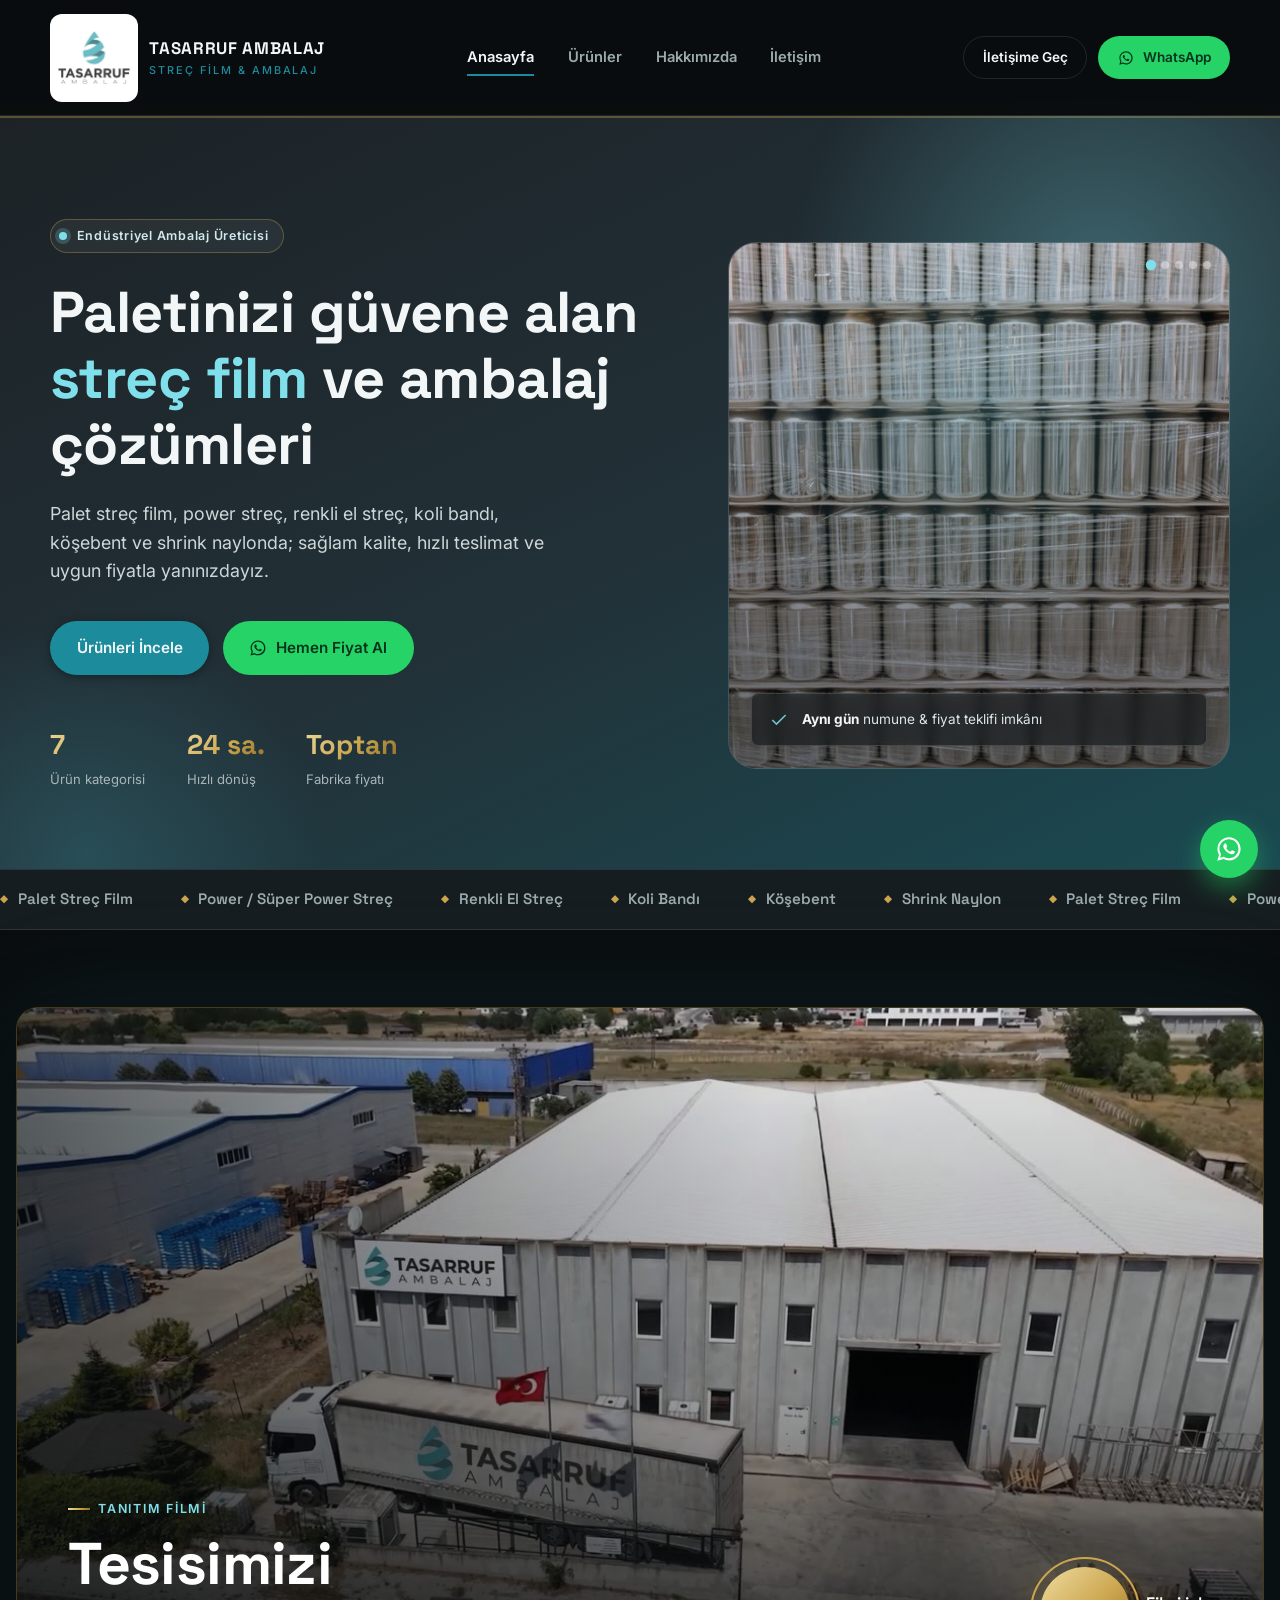
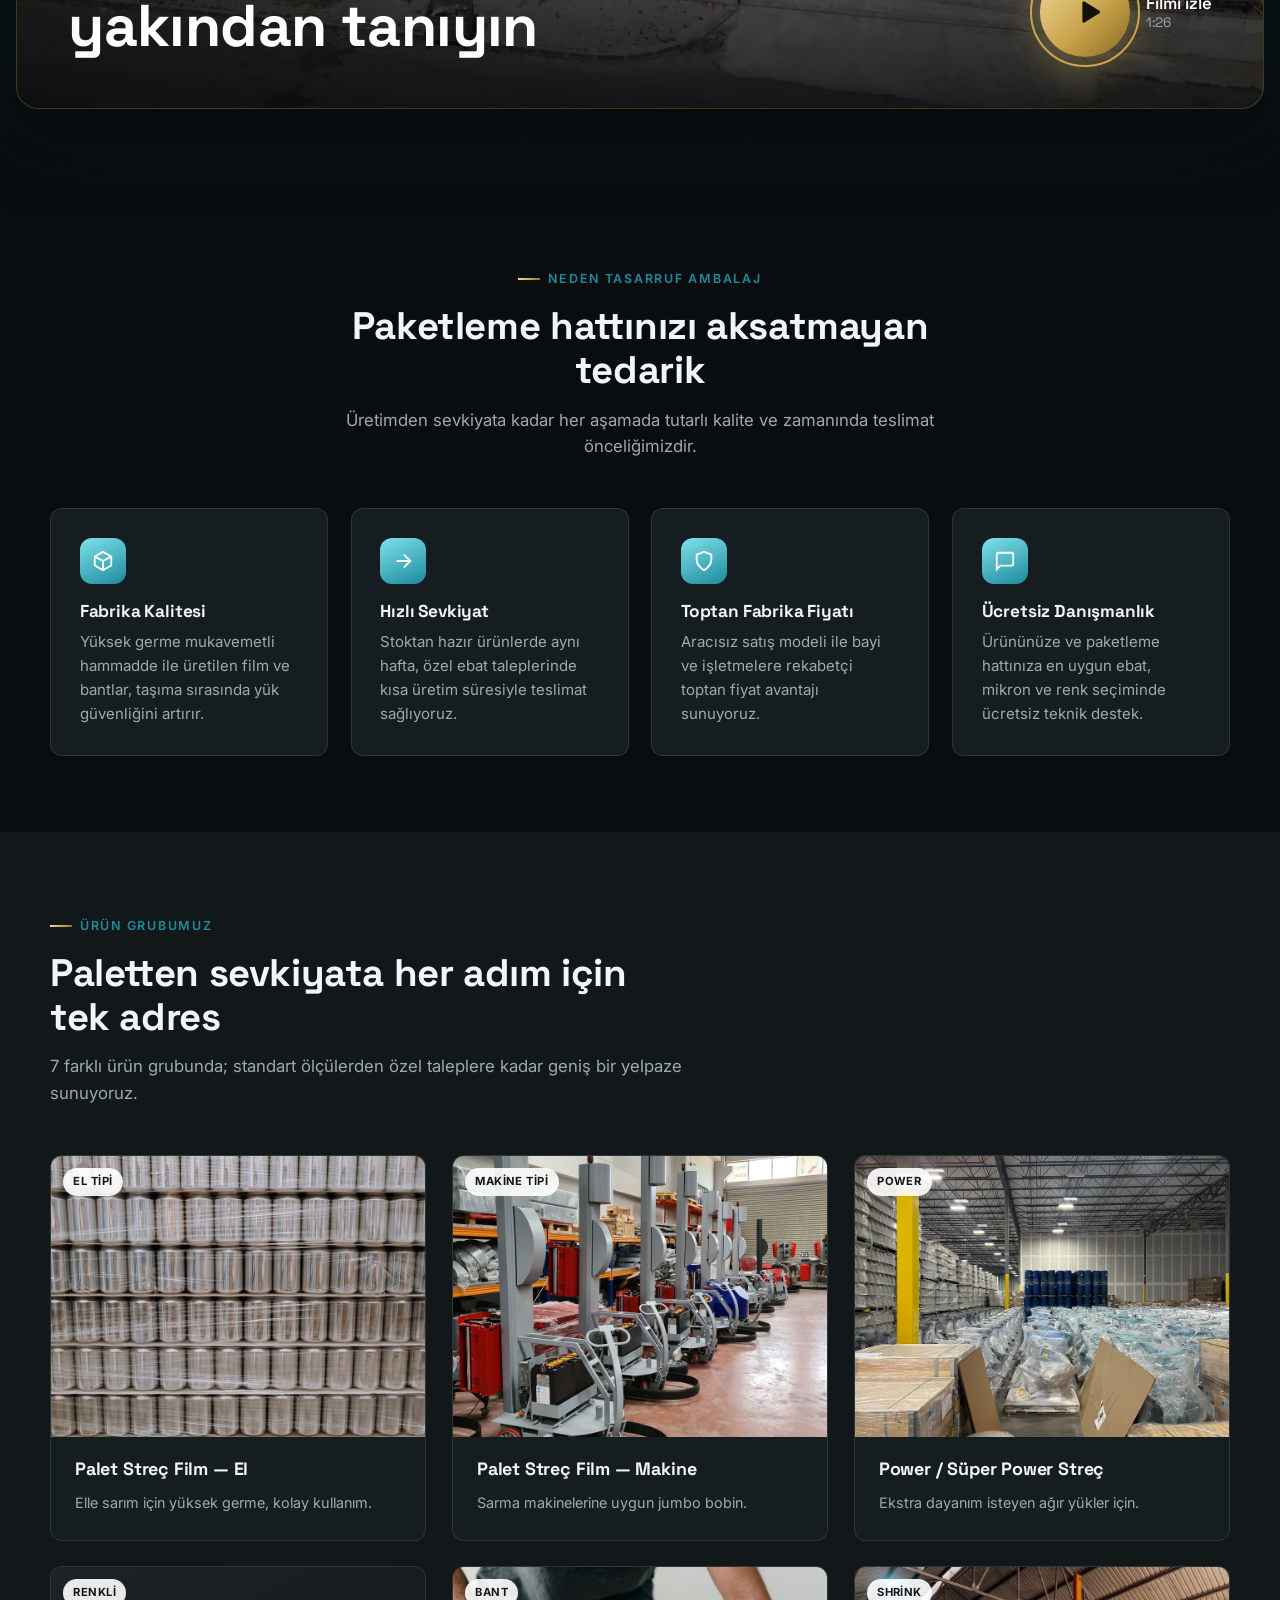
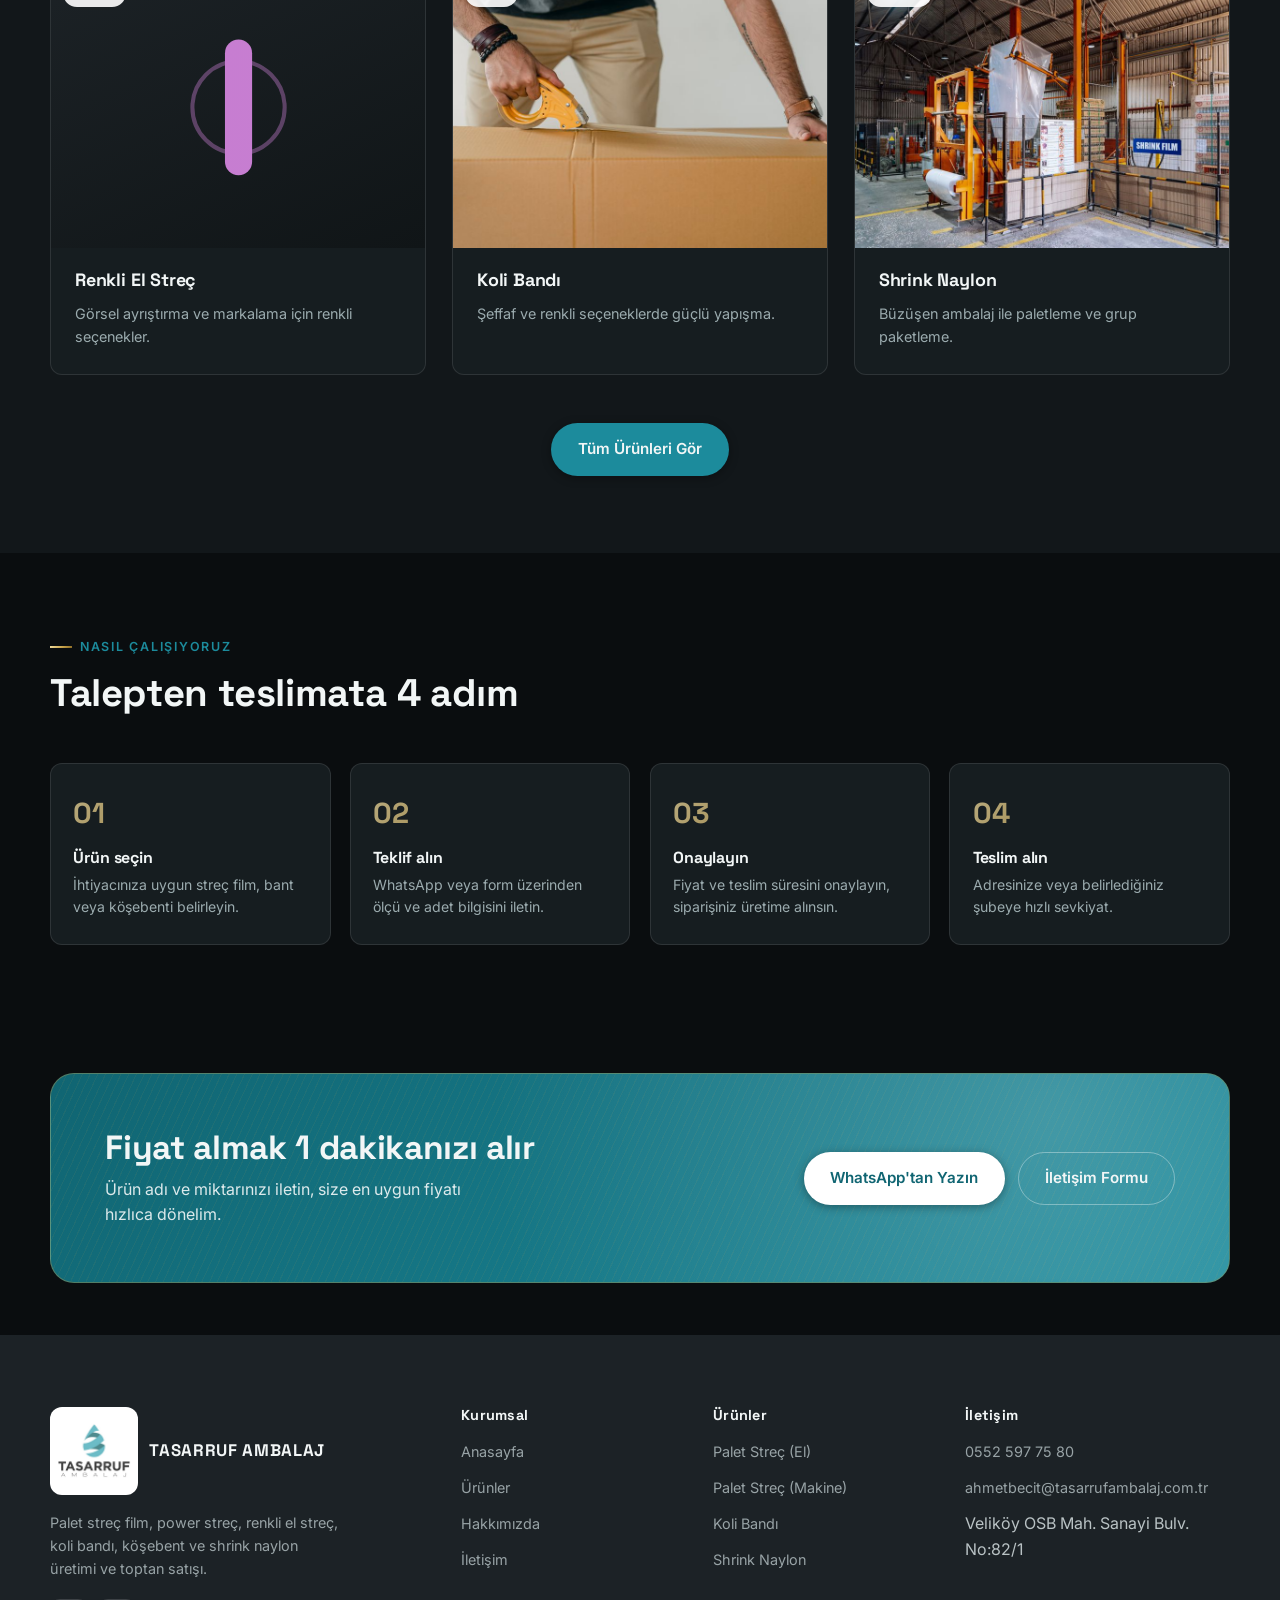
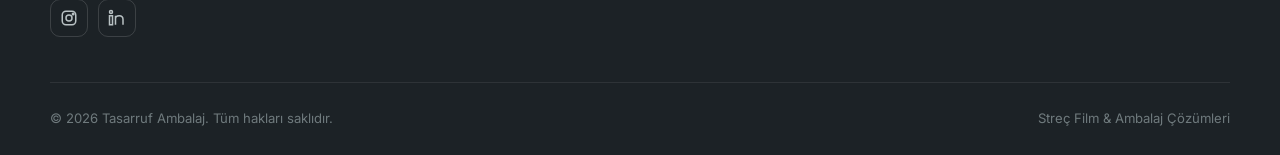
<file: index.html>
<!DOCTYPE html>
<html lang="tr">
<head>
<meta charset="UTF-8" />
<meta name="viewport" content="width=device-width, initial-scale=1.0" />
<title>Tasarruf Ambalaj | Streç Film, Koli Bandı ve Ambalaj Çözümleri</title>
  <link rel="canonical" href="https://tasarrufambalaj.com/" />
<meta name="description" content="Tasarruf Ambalaj; palet streç film, power streç, renkli el streç, koli bandı, köşebent ve shrink naylon üretimi ve toptan satışı. Hızlı teklif için hemen iletişime geçin." />
<link rel="icon" href="assets/logo.jpg" />
<link rel="preconnect" href="https://fonts.googleapis.com">
<link rel="preconnect" href="https://fonts.gstatic.com" crossorigin>
<link href="https://fonts.googleapis.com/css2?family=Space+Grotesk:wght@500;600;700&family=Inter:wght@400;500;600;700&display=swap" rel="stylesheet">
<link rel="stylesheet" href="css/style.css?v=13" />
</head>
<body>

<header class="site-header">
  <div class="container site-header__bar">
    <a href="index.html" class="brand">
      <img src="assets/logo-mark.png" alt="Tasarruf Ambalaj logo" />
      <span class="brand__name">Tasarruf Ambalaj<span>Streç Film &amp; Ambalaj</span></span>
    </a>
    <nav class="nav-main">
      <a href="index.html" aria-current="page">Anasayfa</a>
      <a href="urunler.html">Ürünler</a>
      <a href="hakkimizda.html">Hakkımızda</a>
      <a href="iletisim.html">İletişim</a>
    </nav>
    <div class="header-actions">
      <a href="iletisim.html" class="btn btn--outline btn--sm">İletişime Geç</a>
      <a href="#" data-wa="Merhaba, ürünleriniz hakkında fiyat teklifi almak istiyorum." class="btn btn--whatsapp btn--sm">
        <svg width="16" height="16" viewBox="0 0 24 24" fill="currentColor"><path d="M12.04 2C6.58 2 2.13 6.45 2.13 11.91c0 1.75.46 3.45 1.32 4.95L2 22l5.29-1.39a9.9 9.9 0 0 0 4.75 1.21h.01c5.46 0 9.9-4.45 9.9-9.91C21.96 6.45 17.5 2 12.04 2zm0 18.02h-.01a8.2 8.2 0 0 1-4.2-1.15l-.3-.18-3.14.82.84-3.06-.2-.31a8.14 8.14 0 0 1-1.26-4.32c0-4.5 3.67-8.16 8.18-8.16 2.18 0 4.23.85 5.77 2.39a8.1 8.1 0 0 1 2.4 5.78c0 4.5-3.67 8.19-8.08 8.19zm4.48-6.13c-.24-.12-1.44-.71-1.67-.79-.22-.08-.39-.12-.55.12-.16.24-.63.79-.78.95-.14.16-.29.18-.53.06-.24-.12-1.02-.38-1.94-1.2-.72-.64-1.2-1.43-1.35-1.67-.14-.24-.02-.37.11-.49.11-.11.24-.29.36-.43.12-.14.16-.24.24-.4.08-.16.04-.3-.02-.42-.06-.12-.55-1.32-.75-1.81-.2-.48-.4-.41-.55-.42h-.47c-.16 0-.42.06-.64.3-.22.24-.84.82-.84 2s.86 2.32.98 2.48c.12.16 1.7 2.6 4.13 3.64.58.25 1.03.4 1.38.51.58.18 1.11.16 1.53.1.47-.07 1.44-.59 1.64-1.16.2-.57.2-1.06.14-1.16-.06-.1-.22-.16-.46-.28z"/></svg>
        WhatsApp
      </a>
    </div>
    <button class="nav-toggle" id="navToggle" aria-label="Menüyü aç">
      <span></span>
    </button>
  </div>
</header>

<div class="mobile-nav" id="mobileNav">
  <div class="mobile-nav__panel">
    <button class="mobile-nav__close" id="navClose" aria-label="Kapat">✕</button>
    <a href="index.html">Anasayfa</a>
    <a href="urunler.html">Ürünler</a>
    <a href="hakkimizda.html">Hakkımızda</a>
    <a href="iletisim.html">İletişim</a>
    <a href="#" data-wa="Merhaba, ürünleriniz hakkında fiyat teklifi almak istiyorum." class="btn btn--whatsapp mt-lg">WhatsApp'tan Yazın</a>
  </div>
</div>

<!-- ============ HERO ============ -->
<section class="hero">
  <div class="container hero__grid">
    <div>
      <div class="hero__eyebrow"><span class="dot"></span> Endüstriyel Ambalaj Üreticisi</div>
      <h1>Paletinizi güvene alan <em>streç film</em> ve ambalaj çözümleri</h1>
      <p class="lead">Palet streç film, power streç, renkli el streç, koli bandı, köşebent ve shrink naylonda; sağlam kalite, hızlı teslimat ve uygun fiyatla yanınızdayız.</p>
      <div class="btn-row">
        <a href="urunler.html" class="btn btn--primary">Ürünleri İncele</a>
        <a href="#" data-wa="Merhaba, ürünleriniz hakkında fiyat teklifi almak istiyorum." class="btn btn--whatsapp">
          <svg width="18" height="18" viewBox="0 0 24 24" fill="currentColor"><path d="M12.04 2C6.58 2 2.13 6.45 2.13 11.91c0 1.75.46 3.45 1.32 4.95L2 22l5.29-1.39a9.9 9.9 0 0 0 4.75 1.21h.01c5.46 0 9.9-4.45 9.9-9.91C21.96 6.45 17.5 2 12.04 2zm0 18.02h-.01a8.2 8.2 0 0 1-4.2-1.15l-.3-.18-3.14.82.84-3.06-.2-.31a8.14 8.14 0 0 1-1.26-4.32c0-4.5 3.67-8.16 8.18-8.16 2.18 0 4.23.85 5.77 2.39a8.1 8.1 0 0 1 2.4 5.78c0 4.5-3.67 8.19-8.08 8.19zm4.48-6.13c-.24-.12-1.44-.71-1.67-.79-.22-.08-.39-.12-.55.12-.16.24-.63.79-.78.95-.14.16-.29.18-.53.06-.24-.12-1.02-.38-1.94-1.2-.72-.64-1.2-1.43-1.35-1.67-.14-.24-.02-.37.11-.49.11-.11.24-.29.36-.43.12-.14.16-.24.24-.4.08-.16.04-.3-.02-.42-.06-.12-.55-1.32-.75-1.81-.2-.48-.4-.41-.55-.42h-.47c-.16 0-.42.06-.64.3-.22.24-.84.82-.84 2s.86 2.32.98 2.48c.12.16 1.7 2.6 4.13 3.64.58.25 1.03.4 1.38.51.58.18 1.11.16 1.53.1.47-.07 1.44-.59 1.64-1.16.2-.57.2-1.06.14-1.16-.06-.1-.22-.16-.46-.28z"/></svg>
          Hemen Fiyat Al
        </a>
      </div>
      <div class="hero__stats">
        <div><strong>7</strong><span>Ürün kategorisi</span></div>
        <div><strong>24 sa.</strong><span>Hızlı dönüş</span></div>
        <div><strong>Toptan</strong><span>Fabrika fiyatı</span></div>
      </div>
    </div>

    <div class="hero__visual">
      <div class="hero__slider" id="heroSlider">
        <img src="assets/products/palet-el.jpg" class="hero__slide is-active" alt="Palet streç film ile sarılmış ürünler" />
        <img src="assets/products/palet-makine.jpg" class="hero__slide" alt="Palet streç sarma makineleri" />
        <img src="assets/products/power-strec.jpg" class="hero__slide" alt="Depoda streç film ile sarılmış paletler" />
        <img src="assets/products/koli-bandi.jpg" class="hero__slide" alt="Koli bandı ile kutu kapatma" />
        <img src="assets/products/shrink.jpg" class="hero__slide" alt="Shrink naylon sarım makinesi" />
      </div>
      <div class="glow"></div>
      <div class="hero__dots" id="heroDots"></div>
      <div class="hero__badge">
        <svg width="20" height="20" viewBox="0 0 24 24" fill="none" stroke="#6fc4cf" stroke-width="2"><path d="M20 6 9 17l-5-5"/></svg>
        <span><strong>Aynı gün</strong> numune &amp; fiyat teklifi imkânı</span>
      </div>
    </div>
  </div>
</section>

<div class="marquee">
  <div class="marquee__track" id="marqueeTrack">
    <div class="marquee__set">
      <span>Palet Streç Film</span><span>Power / Süper Power Streç</span><span>Renkli El Streç</span><span>Koli Bandı</span><span>Köşebent</span><span>Shrink Naylon</span>
    </div>
  </div>
</div>

<!-- ============ TANITIM FİLMİ ============ -->
<section class="section film" id="tanitim">
  <div class="film__frame reveal" id="filmFrame">
    <video class="film__video" id="filmVideo" muted loop playsinline preload="none"
      poster="assets/video/tanitim-poster.jpg"
      data-teaser="assets/video/tanitim-teaser.mp4"
      data-full="assets/video/tanitim.mp4"></video>
    <div class="film__overlay">
      <div class="film__text">
        <div class="eyebrow">Tanıtım Filmi</div>
        <h2>Tesisimizi yakından tanıyın</h2>
      </div>
      <button type="button" class="film__play" id="filmPlay" aria-label="Tanıtım filmini sesli izle">
        <span class="film__play-icon"><svg viewBox="0 0 24 24" fill="currentColor" aria-hidden="true"><path d="M8 5.5v13a1 1 0 0 0 1.5.86l10.5-6.5a1 1 0 0 0 0-1.72L9.5 4.64A1 1 0 0 0 8 5.5z"/></svg></span>
        <span class="film__play-label">Filmi izle <small>1:26</small></span>
      </button>
    </div>
  </div>
</section>

<!-- ============ FEATURES ============ -->
<section class="section">
  <div class="container">
    <div class="section-head section-head--center">
      <div class="eyebrow" style="justify-content:center">Neden Tasarruf Ambalaj</div>
      <h2>Paketleme hattınızı aksatmayan tedarik</h2>
      <p>Üretimden sevkiyata kadar her aşamada tutarlı kalite ve zamanında teslimat önceliğimizdir.</p>
    </div>
    <div class="grid-4">
      <div class="feature-card reveal">
        <div class="icon"><svg width="22" height="22" viewBox="0 0 24 24" fill="none" stroke="white" stroke-width="2"><path d="M12 2 3 7v10l9 5 9-5V7z"/><path d="M3 7l9 5 9-5M12 12v10"/></svg></div>
        <h3>Fabrika Kalitesi</h3>
        <p>Yüksek germe mukavemetli hammadde ile üretilen film ve bantlar, taşıma sırasında yük güvenliğini artırır.</p>
      </div>
      <div class="feature-card reveal">
        <div class="icon"><svg width="22" height="22" viewBox="0 0 24 24" fill="none" stroke="white" stroke-width="2"><path d="M5 12h14M13 5l7 7-7 7"/></svg></div>
        <h3>Hızlı Sevkiyat</h3>
        <p>Stoktan hazır ürünlerde aynı hafta, özel ebat taleplerinde kısa üretim süresiyle teslimat sağlıyoruz.</p>
      </div>
      <div class="feature-card reveal">
        <div class="icon"><svg width="22" height="22" viewBox="0 0 24 24" fill="none" stroke="white" stroke-width="2"><path d="M12 22s8-4.5 8-11V5l-8-3-8 3v6c0 6.5 8 11 8 11z"/></svg></div>
        <h3>Toptan Fabrika Fiyatı</h3>
        <p>Aracısız satış modeli ile bayi ve işletmelere rekabetçi toptan fiyat avantajı sunuyoruz.</p>
      </div>
      <div class="feature-card reveal">
        <div class="icon"><svg width="22" height="22" viewBox="0 0 24 24" fill="none" stroke="white" stroke-width="2"><path d="M21 15a2 2 0 0 1-2 2H7l-4 4V5a2 2 0 0 1 2-2h14a2 2 0 0 1 2 2z"/></svg></div>
        <h3>Ücretsiz Danışmanlık</h3>
        <p>Ürününüze ve paketleme hattınıza en uygun ebat, mikron ve renk seçiminde ücretsiz teknik destek.</p>
      </div>
    </div>
  </div>
</section>

<!-- ============ PRODUCT TEASER ============ -->
<section class="section section--alt">
  <div class="container">
    <div class="section-head">
      <div class="eyebrow">Ürün Grubumuz</div>
      <h2>Paletten sevkiyata her adım için tek adres</h2>
      <p>7 farklı ürün grubunda; standart ölçülerden özel taleplere kadar geniş bir yelpaze sunuyoruz.</p>
    </div>

    <div class="product-grid">
      <a href="urunler.html#palet-el" class="product-card reveal">
        <div class="product-card__media">
          <span class="product-card__tag">El Tipi</span>
          <img src="assets/products/palet-el.jpg" alt="Palet streç film ile sarılmış ürünler" loading="lazy" />
        </div>
        <div class="product-card__body">
          <h3>Palet Streç Film — El</h3>
          <p>Elle sarım için yüksek germe, kolay kullanım.</p>
        </div>
      </a>
      <a href="urunler.html#palet-makine" class="product-card reveal">
        <div class="product-card__media">
          <span class="product-card__tag">Makine Tipi</span>
          <img src="assets/products/palet-makine.jpg" alt="Palet streç sarma makineleri" loading="lazy" />
        </div>
        <div class="product-card__body">
          <h3>Palet Streç Film — Makine</h3>
          <p>Sarma makinelerine uygun jumbo bobin.</p>
        </div>
      </a>
      <a href="urunler.html#power-strec" class="product-card reveal">
        <div class="product-card__media">
          <span class="product-card__tag">Power</span>
          <img src="assets/products/power-strec.jpg" alt="Depoda streç film ile sarılmış paletler" loading="lazy" />
        </div>
        <div class="product-card__body">
          <h3>Power / Süper Power Streç</h3>
          <p>Ekstra dayanım isteyen ağır yükler için.</p>
        </div>
      </a>
      <a href="urunler.html#renkli-strec" class="product-card reveal">
        <div class="product-card__media" style="background:linear-gradient(155deg,#1c2226,#101517)">
          <span class="product-card__tag">Renkli</span>
          <svg viewBox="0 0 120 120"><defs><linearGradient id="ic4" x1="0" y1="0" x2="120" y2="120"><stop offset="0" stop-color="#c77dd1"/><stop offset="1" stop-color="#6fc4cf"/></linearGradient></defs><rect x="50" y="10" width="20" height="100" rx="10" fill="url(#ic4)"/><circle cx="60" cy="60" r="34" fill="none" stroke="url(#ic4)" stroke-width="3" opacity="0.4"/></svg>
        </div>
        <div class="product-card__body">
          <h3>Renkli El Streç</h3>
          <p>Görsel ayrıştırma ve markalama için renkli seçenekler.</p>
        </div>
      </a>
      <a href="urunler.html#koli-bandi" class="product-card reveal">
        <div class="product-card__media">
          <span class="product-card__tag">Bant</span>
          <img src="assets/products/koli-bandi.jpg" alt="Koli bandı ile kutu kapatma" loading="lazy" />
        </div>
        <div class="product-card__body">
          <h3>Koli Bandı</h3>
          <p>Şeffaf ve renkli seçeneklerde güçlü yapışma.</p>
        </div>
      </a>
      <a href="urunler.html#shrink" class="product-card reveal">
        <div class="product-card__media">
          <span class="product-card__tag">Shrink</span>
          <img src="assets/products/shrink.jpg" alt="Shrink naylon sarım makinesi" loading="lazy" />
        </div>
        <div class="product-card__body">
          <h3>Shrink Naylon</h3>
          <p>Büzüşen ambalaj ile paletleme ve grup paketleme.</p>
        </div>
      </a>
    </div>
    <div class="text-center mt-lg">
      <a href="urunler.html" class="btn btn--primary">Tüm Ürünleri Gör</a>
    </div>
  </div>
</section>

<!-- ============ PROCESS ============ -->
<section class="section">
  <div class="container">
    <div class="section-head">
      <div class="eyebrow">Nasıl Çalışıyoruz</div>
      <h2>Talepten teslimata 4 adım</h2>
    </div>
    <div class="steps">
      <div class="step reveal"><h3>Ürün seçin</h3><p>İhtiyacınıza uygun streç film, bant veya köşebenti belirleyin.</p></div>
      <div class="step reveal"><h3>Teklif alın</h3><p>WhatsApp veya form üzerinden ölçü ve adet bilgisini iletin.</p></div>
      <div class="step reveal"><h3>Onaylayın</h3><p>Fiyat ve teslim süresini onaylayın, siparişiniz üretime alınsın.</p></div>
      <div class="step reveal"><h3>Teslim alın</h3><p>Adresinize veya belirlediğiniz şubeye hızlı sevkiyat.</p></div>
    </div>
  </div>
</section>

<!-- ============ CTA ============ -->
<section class="section--tight">
  <div class="container">
    <div class="cta-band reveal">
      <div>
        <h2>Fiyat almak 1 dakikanızı alır</h2>
        <p>Ürün adı ve miktarınızı iletin, size en uygun fiyatı hızlıca dönelim.</p>
      </div>
      <div class="btn-row">
        <a href="#" data-wa="Merhaba, ürünleriniz hakkında fiyat teklifi almak istiyorum." class="btn btn--primary">WhatsApp'tan Yazın</a>
        <a href="iletisim.html" class="btn btn--ghost">İletişim Formu</a>
      </div>
    </div>
  </div>
</section>

<footer class="site-footer">
  <div class="container">
    <div class="footer-grid">
      <div class="footer-brand">
        <a href="index.html" class="brand"><img src="assets/logo-mark.png" alt="Tasarruf Ambalaj logo" /><span class="brand__name">Tasarruf Ambalaj</span></a>
        <p>Palet streç film, power streç, renkli el streç, koli bandı, köşebent ve shrink naylon üretimi ve toptan satışı.</p>
        <div class="footer-social">
          <a href="#" aria-label="Instagram"><svg width="18" height="18" viewBox="0 0 24 24" fill="none" stroke="currentColor" stroke-width="2"><rect x="3" y="3" width="18" height="18" rx="5"/><circle cx="12" cy="12" r="4"/><circle cx="17.5" cy="6.5" r="1"/></svg></a>
          <a href="#" aria-label="LinkedIn"><svg width="18" height="18" viewBox="0 0 24 24" fill="none" stroke="currentColor" stroke-width="2"><rect x="2" y="9" width="4" height="12"/><circle cx="4" cy="4" r="2"/><path d="M10 9v12M10 13c0-2 2-4 5-4s5 2 5 5v7"/></svg></a>
        </div>
      </div>
      <div class="footer-col">
        <h4>Kurumsal</h4>
        <ul>
          <li><a href="index.html">Anasayfa</a></li>
          <li><a href="urunler.html">Ürünler</a></li>
          <li><a href="hakkimizda.html">Hakkımızda</a></li>
          <li><a href="iletisim.html">İletişim</a></li>
        </ul>
      </div>
      <div class="footer-col">
        <h4>Ürünler</h4>
        <ul>
          <li><a href="urunler.html#palet-el">Palet Streç (El)</a></li>
          <li><a href="urunler.html#palet-makine">Palet Streç (Makine)</a></li>
          <li><a href="urunler.html#koli-bandi">Koli Bandı</a></li>
          <li><a href="urunler.html#shrink">Shrink Naylon</a></li>
        </ul>
      </div>
      <div class="footer-col">
        <h4>İletişim</h4>
        <ul>
          <li><a href="tel:" data-site="phoneHref">Telefon</a></li>
          <li><a href="mailto:" data-site="email">E-posta</a></li>
          <li><span data-site="addressLine1"></span></li>
        </ul>
      </div>
    </div>
    <div class="footer-bottom">
      <span>&copy; <span id="year"></span> Tasarruf Ambalaj. Tüm hakları saklıdır.</span>
      <span>Streç Film &amp; Ambalaj Çözümleri</span>
    </div>
  </div>
</footer>

<a href="#" class="fab-whatsapp" id="fabWhatsapp" aria-label="WhatsApp'tan yazın" target="_blank" rel="noopener">
  <svg viewBox="0 0 24 24" fill="currentColor"><path d="M12.04 2C6.58 2 2.13 6.45 2.13 11.91c0 1.75.46 3.45 1.32 4.95L2 22l5.29-1.39a9.9 9.9 0 0 0 4.75 1.21h.01c5.46 0 9.9-4.45 9.9-9.91C21.96 6.45 17.5 2 12.04 2zm0 18.02h-.01a8.2 8.2 0 0 1-4.2-1.15l-.3-.18-3.14.82.84-3.06-.2-.31a8.14 8.14 0 0 1-1.26-4.32c0-4.5 3.67-8.16 8.18-8.16 2.18 0 4.23.85 5.77 2.39a8.1 8.1 0 0 1 2.4 5.78c0 4.5-3.67 8.19-8.08 8.19zm4.48-6.13c-.24-.12-1.44-.71-1.67-.79-.22-.08-.39-.12-.55.12-.16.24-.63.79-.78.95-.14.16-.29.18-.53.06-.24-.12-1.02-.38-1.94-1.2-.72-.64-1.2-1.43-1.35-1.67-.14-.24-.02-.37.11-.49.11-.11.24-.29.36-.43.12-.14.16-.24.24-.4.08-.16.04-.3-.02-.42-.06-.12-.55-1.32-.75-1.81-.2-.48-.4-.41-.55-.42h-.47c-.16 0-.42.06-.64.3-.22.24-.84.82-.84 2s.86 2.32.98 2.48c.12.16 1.7 2.6 4.13 3.64.58.25 1.03.4 1.38.51.58.18 1.11.16 1.53.1.47-.07 1.44-.59 1.64-1.16.2-.57.2-1.06.14-1.16-.06-.1-.22-.16-.46-.28z"/></svg>
</a>

<script src="js/main.js?v=10"></script>
</body>
</html>
</file>
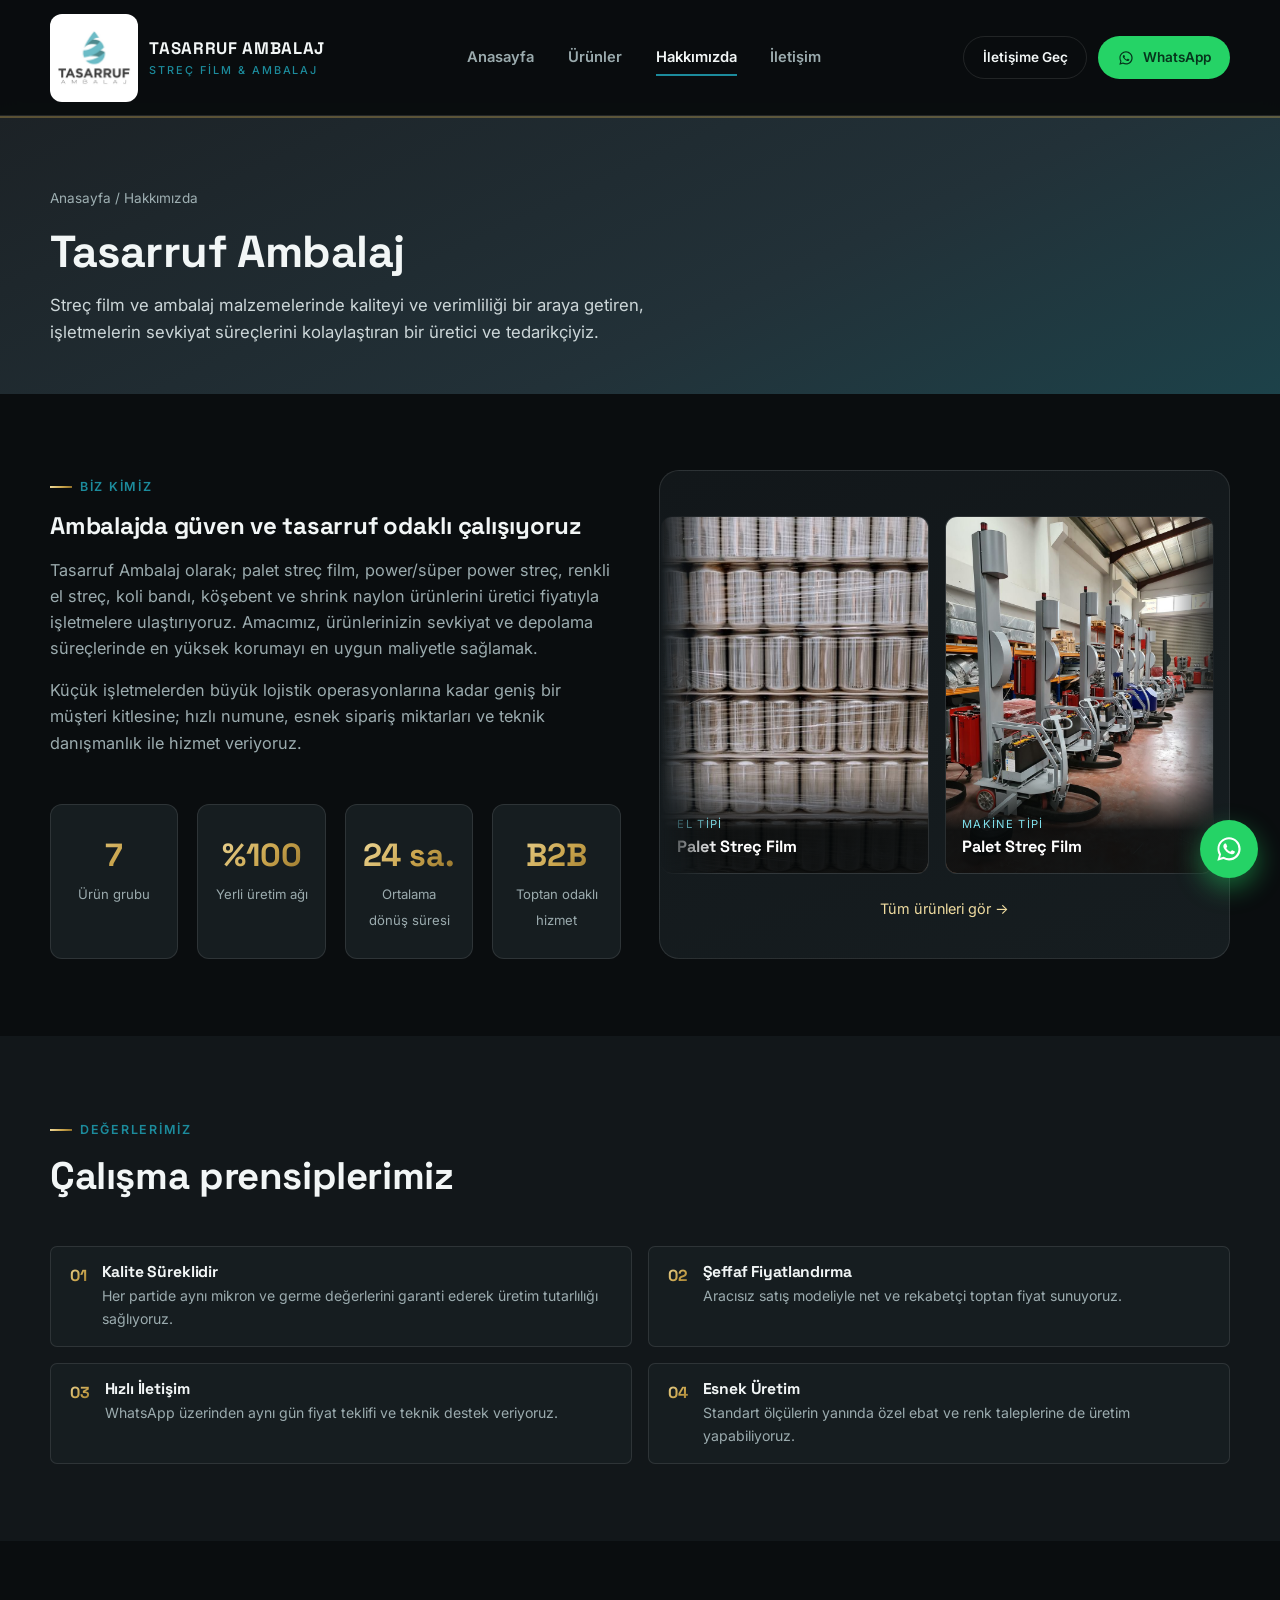
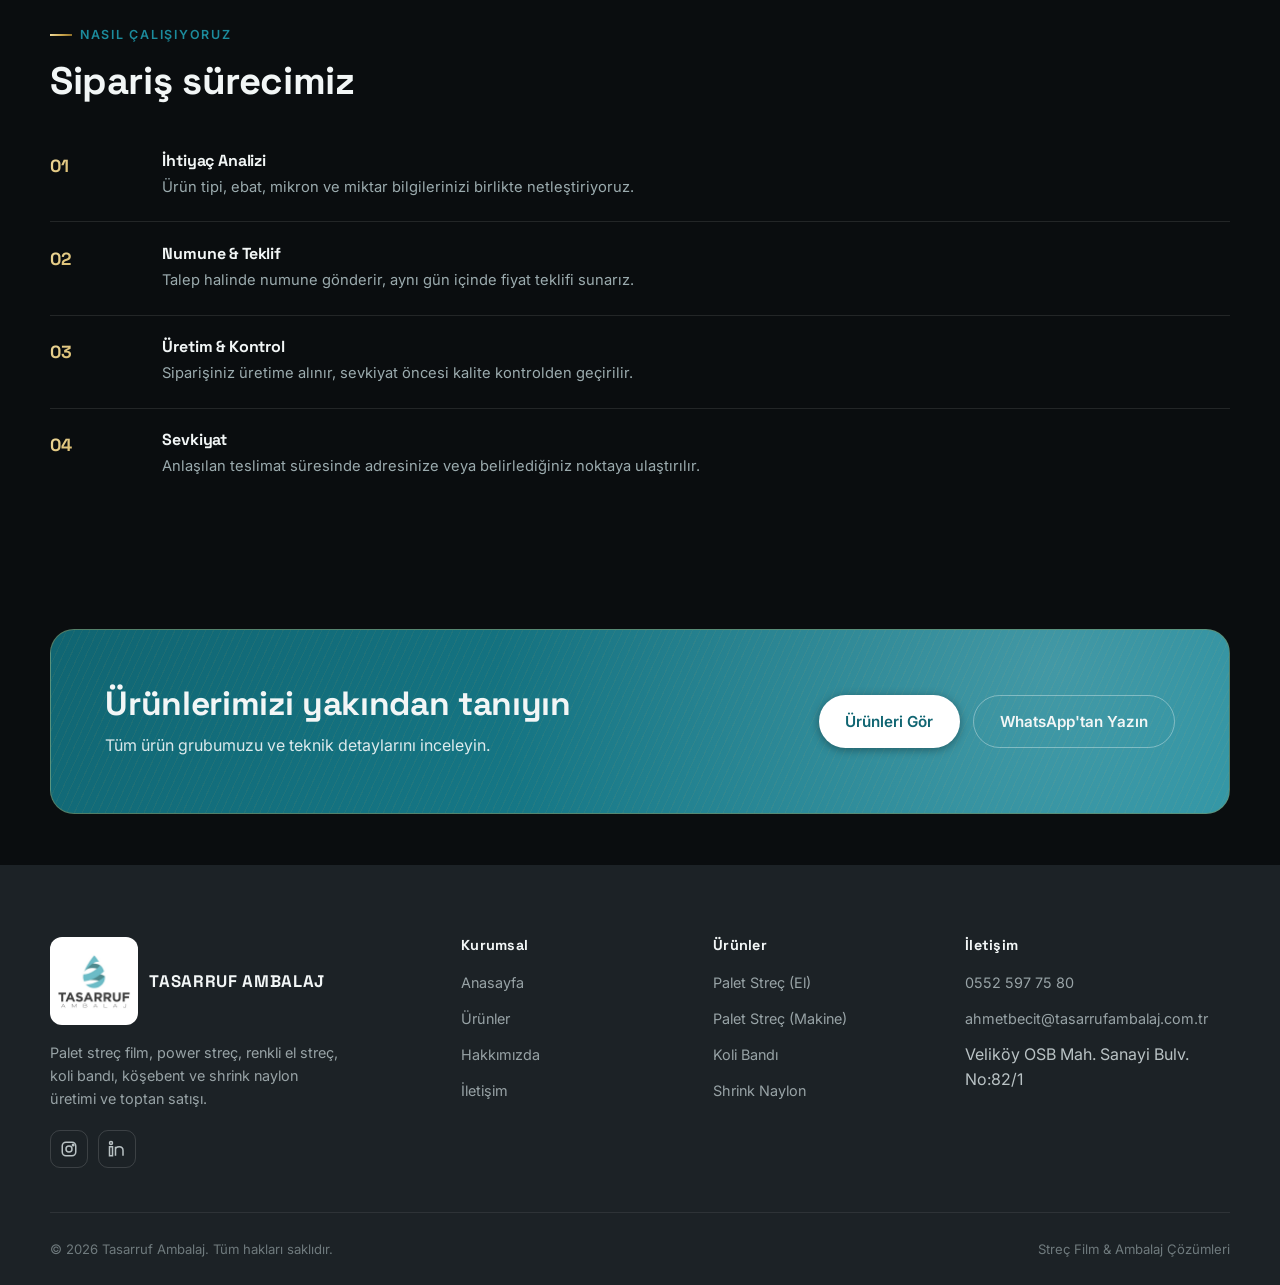
<file: hakkimizda.html>
<!DOCTYPE html>
<html lang="tr">
<head>
<meta charset="UTF-8" />
<meta name="viewport" content="width=device-width, initial-scale=1.0" />
<title>Hakkımızda | Tasarruf Ambalaj</title>
  <link rel="canonical" href="https://tasarrufambalaj.com/hakkimizda.html" />
<meta name="description" content="Tasarruf Ambalaj'ın hikayesi, değerleri ve üretim yaklaşımı hakkında bilgi alın." />
<link rel="icon" href="assets/logo.jpg" />
<link rel="preconnect" href="https://fonts.googleapis.com">
<link rel="preconnect" href="https://fonts.gstatic.com" crossorigin>
<link href="https://fonts.googleapis.com/css2?family=Space+Grotesk:wght@500;600;700&family=Inter:wght@400;500;600;700&display=swap" rel="stylesheet">
<link rel="stylesheet" href="css/style.css?v=13" />
</head>
<body>

<header class="site-header">
  <div class="container site-header__bar">
    <a href="index.html" class="brand">
      <img src="assets/logo-mark.png" alt="Tasarruf Ambalaj logo" />
      <span class="brand__name">Tasarruf Ambalaj<span>Streç Film &amp; Ambalaj</span></span>
    </a>
    <nav class="nav-main">
      <a href="index.html">Anasayfa</a>
      <a href="urunler.html">Ürünler</a>
      <a href="hakkimizda.html" aria-current="page">Hakkımızda</a>
      <a href="iletisim.html">İletişim</a>
    </nav>
    <div class="header-actions">
      <a href="iletisim.html" class="btn btn--outline btn--sm">İletişime Geç</a>
      <a href="#" data-wa="Merhaba, ürünleriniz hakkında fiyat teklifi almak istiyorum." class="btn btn--whatsapp btn--sm">
        <svg width="16" height="16" viewBox="0 0 24 24" fill="currentColor"><path d="M12.04 2C6.58 2 2.13 6.45 2.13 11.91c0 1.75.46 3.45 1.32 4.95L2 22l5.29-1.39a9.9 9.9 0 0 0 4.75 1.21h.01c5.46 0 9.9-4.45 9.9-9.91C21.96 6.45 17.5 2 12.04 2zm0 18.02h-.01a8.2 8.2 0 0 1-4.2-1.15l-.3-.18-3.14.82.84-3.06-.2-.31a8.14 8.14 0 0 1-1.26-4.32c0-4.5 3.67-8.16 8.18-8.16 2.18 0 4.23.85 5.77 2.39a8.1 8.1 0 0 1 2.4 5.78c0 4.5-3.67 8.19-8.08 8.19zm4.48-6.13c-.24-.12-1.44-.71-1.67-.79-.22-.08-.39-.12-.55.12-.16.24-.63.79-.78.95-.14.16-.29.18-.53.06-.24-.12-1.02-.38-1.94-1.2-.72-.64-1.2-1.43-1.35-1.67-.14-.24-.02-.37.11-.49.11-.11.24-.29.36-.43.12-.14.16-.24.24-.4.08-.16.04-.3-.02-.42-.06-.12-.55-1.32-.75-1.81-.2-.48-.4-.41-.55-.42h-.47c-.16 0-.42.06-.64.3-.22.24-.84.82-.84 2s.86 2.32.98 2.48c.12.16 1.7 2.6 4.13 3.64.58.25 1.03.4 1.38.51.58.18 1.11.16 1.53.1.47-.07 1.44-.59 1.64-1.16.2-.57.2-1.06.14-1.16-.06-.1-.22-.16-.46-.28z"/></svg>
        WhatsApp
      </a>
    </div>
    <button class="nav-toggle" id="navToggle" aria-label="Menüyü aç"><span></span></button>
  </div>
</header>

<div class="mobile-nav" id="mobileNav">
  <div class="mobile-nav__panel">
    <button class="mobile-nav__close" id="navClose" aria-label="Kapat">✕</button>
    <a href="index.html">Anasayfa</a>
    <a href="urunler.html">Ürünler</a>
    <a href="hakkimizda.html">Hakkımızda</a>
    <a href="iletisim.html">İletişim</a>
    <a href="#" data-wa="Merhaba, ürünleriniz hakkında fiyat teklifi almak istiyorum." class="btn btn--whatsapp mt-lg">WhatsApp'tan Yazın</a>
  </div>
</div>

<section class="page-hero">
  <div class="container">
    <div class="breadcrumb"><a href="index.html">Anasayfa</a> / Hakkımızda</div>
    <h1>Tasarruf Ambalaj</h1>
    <p>Streç film ve ambalaj malzemelerinde kaliteyi ve verimliliği bir araya getiren, işletmelerin sevkiyat süreçlerini kolaylaştıran bir üretici ve tedarikçiyiz.</p>
  </div>
</section>

<section class="section">
  <div class="container grid-2">
    <div>
      <div class="eyebrow">Biz kimiz</div>
      <h2>Ambalajda güven ve tasarruf odaklı çalışıyoruz</h2>
      <p style="margin-top:1.1rem;color:var(--ink-soft);font-size:1.02rem">
        Tasarruf Ambalaj olarak; palet streç film, power/süper power streç, renkli el streç, koli bandı, köşebent ve shrink naylon ürünlerini üretici fiyatıyla işletmelere ulaştırıyoruz. Amacımız, ürünlerinizin sevkiyat ve depolama süreçlerinde en yüksek korumayı en uygun maliyetle sağlamak.
      </p>
      <p style="margin-top:1rem;color:var(--ink-soft);font-size:1.02rem">
        Küçük işletmelerden büyük lojistik operasyonlarına kadar geniş bir müşteri kitlesine; hızlı numune, esnek sipariş miktarları ve teknik danışmanlık ile hizmet veriyoruz.
      </p>
      <div class="stat-strip mt-lg">
        <div class="stat"><strong>7</strong><span>Ürün grubu</span></div>
        <div class="stat"><strong>%100</strong><span>Yerli üretim ağı</span></div>
        <div class="stat"><strong>24 sa.</strong><span>Ortalama dönüş süresi</span></div>
        <div class="stat"><strong>B2B</strong><span>Toptan odaklı hizmet</span></div>
      </div>
    </div>
    <div class="about-media about-media--slider" aria-label="Ürün kategorilerimiz">
      <div class="cat-slider">
        <div class="cat-slider__track">
          <a href="urunler.html#palet-el" class="cat-card"><img src="assets/products/palet-el.jpg" alt="Palet Streç Film" /><span class="cat-card__info"><small>El Tipi</small><strong>Palet Streç Film</strong></span></a>
          <a href="urunler.html#palet-makine" class="cat-card"><img src="assets/products/palet-makine.jpg" alt="Palet Streç Film" /><span class="cat-card__info"><small>Makine Tipi</small><strong>Palet Streç Film</strong></span></a>
          <a href="urunler.html#power-strec" class="cat-card"><img src="assets/products/power-strec.jpg" alt="Power / Süper Power Streç" /><span class="cat-card__info"><small>Yüksek Dayanım</small><strong>Power / Süper Power Streç</strong></span></a>
          <a href="urunler.html#renkli-strec" class="cat-card"><div class="cat-card__icon"><svg viewBox="0 0 120 120"><defs><linearGradient id="aRnk" x1="0" y1="0" x2="120" y2="120"><stop offset="0" stop-color="#c77dd1"/><stop offset="1" stop-color="#6fc4cf"/></linearGradient></defs><rect x="50" y="8" width="20" height="104" rx="10" fill="url(#aRnk)"/><circle cx="60" cy="60" r="36" fill="none" stroke="url(#aRnk)" stroke-width="3" opacity="0.4"/><circle cx="30" cy="30" r="6" fill="#c77dd1"/><circle cx="90" cy="90" r="6" fill="#6fc4cf"/></svg></div><span class="cat-card__info"><small>Renkli</small><strong>Renkli El Streç Film</strong></span></a>
          <a href="urunler.html#koli-bandi" class="cat-card"><img src="assets/products/koli-bandi.jpg" alt="Koli Bandı" /><span class="cat-card__info"><small>Bant</small><strong>Koli Bandı</strong></span></a>
          <a href="urunler.html#kosebent" class="cat-card"><div class="cat-card__icon"><svg viewBox="0 0 120 120"><defs><linearGradient id="aKos" x1="0" y1="0" x2="120" y2="120"><stop offset="0" stop-color="#8a8f8c"/><stop offset="1" stop-color="#3a3f3c"/></linearGradient></defs><path d="M30 30v60h60" fill="none" stroke="url(#aKos)" stroke-width="14" stroke-linecap="round" stroke-linejoin="round"/></svg></div><span class="cat-card__info"><small>Palet Koruma</small><strong>Köşebent</strong></span></a>
          <a href="urunler.html#shrink" class="cat-card"><img src="assets/products/shrink.jpg" alt="Shrink Naylon" /><span class="cat-card__info"><small>Shrink</small><strong>Shrink Naylon</strong></span></a>
          <a href="urunler.html#palet-el" class="cat-card" aria-hidden="true" tabindex="-1"><img src="assets/products/palet-el.jpg" alt="" /><span class="cat-card__info"><small>El Tipi</small><strong>Palet Streç Film</strong></span></a>
          <a href="urunler.html#palet-makine" class="cat-card" aria-hidden="true" tabindex="-1"><img src="assets/products/palet-makine.jpg" alt="" /><span class="cat-card__info"><small>Makine Tipi</small><strong>Palet Streç Film</strong></span></a>
          <a href="urunler.html#power-strec" class="cat-card" aria-hidden="true" tabindex="-1"><img src="assets/products/power-strec.jpg" alt="" /><span class="cat-card__info"><small>Yüksek Dayanım</small><strong>Power / Süper Power Streç</strong></span></a>
          <a href="urunler.html#renkli-strec" class="cat-card" aria-hidden="true" tabindex="-1"><div class="cat-card__icon"><svg viewBox="0 0 120 120"><defs><linearGradient id="bRnk" x1="0" y1="0" x2="120" y2="120"><stop offset="0" stop-color="#c77dd1"/><stop offset="1" stop-color="#6fc4cf"/></linearGradient></defs><rect x="50" y="8" width="20" height="104" rx="10" fill="url(#bRnk)"/><circle cx="60" cy="60" r="36" fill="none" stroke="url(#bRnk)" stroke-width="3" opacity="0.4"/><circle cx="30" cy="30" r="6" fill="#c77dd1"/><circle cx="90" cy="90" r="6" fill="#6fc4cf"/></svg></div><span class="cat-card__info"><small>Renkli</small><strong>Renkli El Streç Film</strong></span></a>
          <a href="urunler.html#koli-bandi" class="cat-card" aria-hidden="true" tabindex="-1"><img src="assets/products/koli-bandi.jpg" alt="" /><span class="cat-card__info"><small>Bant</small><strong>Koli Bandı</strong></span></a>
          <a href="urunler.html#kosebent" class="cat-card" aria-hidden="true" tabindex="-1"><div class="cat-card__icon"><svg viewBox="0 0 120 120"><defs><linearGradient id="bKos" x1="0" y1="0" x2="120" y2="120"><stop offset="0" stop-color="#8a8f8c"/><stop offset="1" stop-color="#3a3f3c"/></linearGradient></defs><path d="M30 30v60h60" fill="none" stroke="url(#bKos)" stroke-width="14" stroke-linecap="round" stroke-linejoin="round"/></svg></div><span class="cat-card__info"><small>Palet Koruma</small><strong>Köşebent</strong></span></a>
          <a href="urunler.html#shrink" class="cat-card" aria-hidden="true" tabindex="-1"><img src="assets/products/shrink.jpg" alt="" /><span class="cat-card__info"><small>Shrink</small><strong>Shrink Naylon</strong></span></a>
        </div>
      </div>
      <a href="urunler.html" class="about-media__link">Tüm ürünleri gör →</a>
    </div>
  </div>
</section>

<section class="section section--alt">
  <div class="container">
    <div class="section-head">
      <div class="eyebrow">Değerlerimiz</div>
      <h2>Çalışma prensiplerimiz</h2>
    </div>
    <ul class="value-list grid-2">
      <li><span class="num">01</span><div><h4>Kalite Süreklidir</h4><p>Her partide aynı mikron ve germe değerlerini garanti ederek üretim tutarlılığı sağlıyoruz.</p></div></li>
      <li><span class="num">02</span><div><h4>Şeffaf Fiyatlandırma</h4><p>Aracısız satış modeliyle net ve rekabetçi toptan fiyat sunuyoruz.</p></div></li>
      <li><span class="num">03</span><div><h4>Hızlı İletişim</h4><p>WhatsApp üzerinden aynı gün fiyat teklifi ve teknik destek veriyoruz.</p></div></li>
      <li><span class="num">04</span><div><h4>Esnek Üretim</h4><p>Standart ölçülerin yanında özel ebat ve renk taleplerine de üretim yapabiliyoruz.</p></div></li>
    </ul>
  </div>
</section>

<section class="section">
  <div class="container">
    <div class="section-head">
      <div class="eyebrow">Nasıl Çalışıyoruz</div>
      <h2>Sipariş sürecimiz</h2>
    </div>
    <div class="timeline">
      <div class="timeline-item">
        <strong>01</strong>
        <div><h3>İhtiyaç Analizi</h3><p>Ürün tipi, ebat, mikron ve miktar bilgilerinizi birlikte netleştiriyoruz.</p></div>
      </div>
      <div class="timeline-item">
        <strong>02</strong>
        <div><h3>Numune &amp; Teklif</h3><p>Talep halinde numune gönderir, aynı gün içinde fiyat teklifi sunarız.</p></div>
      </div>
      <div class="timeline-item">
        <strong>03</strong>
        <div><h3>Üretim &amp; Kontrol</h3><p>Siparişiniz üretime alınır, sevkiyat öncesi kalite kontrolden geçirilir.</p></div>
      </div>
      <div class="timeline-item">
        <strong>04</strong>
        <div><h3>Sevkiyat</h3><p>Anlaşılan teslimat süresinde adresinize veya belirlediğiniz noktaya ulaştırılır.</p></div>
      </div>
    </div>
  </div>
</section>

<section class="section--tight">
  <div class="container">
    <div class="cta-band reveal">
      <div>
        <h2>Ürünlerimizi yakından tanıyın</h2>
        <p>Tüm ürün grubumuzu ve teknik detaylarını inceleyin.</p>
      </div>
      <div class="btn-row">
        <a href="urunler.html" class="btn btn--primary">Ürünleri Gör</a>
        <a href="#" data-wa="Merhaba, ürünleriniz hakkında fiyat teklifi almak istiyorum." class="btn btn--ghost">WhatsApp'tan Yazın</a>
      </div>
    </div>
  </div>
</section>

<footer class="site-footer">
  <div class="container">
    <div class="footer-grid">
      <div class="footer-brand">
        <a href="index.html" class="brand"><img src="assets/logo-mark.png" alt="Tasarruf Ambalaj logo" /><span class="brand__name">Tasarruf Ambalaj</span></a>
        <p>Palet streç film, power streç, renkli el streç, koli bandı, köşebent ve shrink naylon üretimi ve toptan satışı.</p>
        <div class="footer-social">
          <a href="#" aria-label="Instagram"><svg width="18" height="18" viewBox="0 0 24 24" fill="none" stroke="currentColor" stroke-width="2"><rect x="3" y="3" width="18" height="18" rx="5"/><circle cx="12" cy="12" r="4"/><circle cx="17.5" cy="6.5" r="1"/></svg></a>
          <a href="#" aria-label="LinkedIn"><svg width="18" height="18" viewBox="0 0 24 24" fill="none" stroke="currentColor" stroke-width="2"><rect x="2" y="9" width="4" height="12"/><circle cx="4" cy="4" r="2"/><path d="M10 9v12M10 13c0-2 2-4 5-4s5 2 5 5v7"/></svg></a>
        </div>
      </div>
      <div class="footer-col">
        <h4>Kurumsal</h4>
        <ul>
          <li><a href="index.html">Anasayfa</a></li>
          <li><a href="urunler.html">Ürünler</a></li>
          <li><a href="hakkimizda.html">Hakkımızda</a></li>
          <li><a href="iletisim.html">İletişim</a></li>
        </ul>
      </div>
      <div class="footer-col">
        <h4>Ürünler</h4>
        <ul>
          <li><a href="urunler.html#palet-el">Palet Streç (El)</a></li>
          <li><a href="urunler.html#palet-makine">Palet Streç (Makine)</a></li>
          <li><a href="urunler.html#koli-bandi">Koli Bandı</a></li>
          <li><a href="urunler.html#shrink">Shrink Naylon</a></li>
        </ul>
      </div>
      <div class="footer-col">
        <h4>İletişim</h4>
        <ul>
          <li><a href="tel:" data-site="phoneHref">Telefon</a></li>
          <li><a href="mailto:" data-site="email">E-posta</a></li>
          <li><span data-site="addressLine1"></span></li>
        </ul>
      </div>
    </div>
    <div class="footer-bottom">
      <span>&copy; <span id="year"></span> Tasarruf Ambalaj. Tüm hakları saklıdır.</span>
      <span>Streç Film &amp; Ambalaj Çözümleri</span>
    </div>
  </div>
</footer>

<a href="#" class="fab-whatsapp" id="fabWhatsapp" aria-label="WhatsApp'tan yazın" target="_blank" rel="noopener">
  <svg viewBox="0 0 24 24" fill="currentColor"><path d="M12.04 2C6.58 2 2.13 6.45 2.13 11.91c0 1.75.46 3.45 1.32 4.95L2 22l5.29-1.39a9.9 9.9 0 0 0 4.75 1.21h.01c5.46 0 9.9-4.45 9.9-9.91C21.96 6.45 17.5 2 12.04 2zm0 18.02h-.01a8.2 8.2 0 0 1-4.2-1.15l-.3-.18-3.14.82.84-3.06-.2-.31a8.14 8.14 0 0 1-1.26-4.32c0-4.5 3.67-8.16 8.18-8.16 2.18 0 4.23.85 5.77 2.39a8.1 8.1 0 0 1 2.4 5.78c0 4.5-3.67 8.19-8.08 8.19zm4.48-6.13c-.24-.12-1.44-.71-1.67-.79-.22-.08-.39-.12-.55.12-.16.24-.63.79-.78.95-.14.16-.29.18-.53.06-.24-.12-1.02-.38-1.94-1.2-.72-.64-1.2-1.43-1.35-1.67-.14-.24-.02-.37.11-.49.11-.11.24-.29.36-.43.12-.14.16-.24.24-.4.08-.16.04-.3-.02-.42-.06-.12-.55-1.32-.75-1.81-.2-.48-.4-.41-.55-.42h-.47c-.16 0-.42.06-.64.3-.22.24-.84.82-.84 2s.86 2.32.98 2.48c.12.16 1.7 2.6 4.13 3.64.58.25 1.03.4 1.38.51.58.18 1.11.16 1.53.1.47-.07 1.44-.59 1.64-1.16.2-.57.2-1.06.14-1.16-.06-.1-.22-.16-.46-.28z"/></svg>
</a>

<script src="js/main.js?v=10"></script>
</body>
</html>
</file>
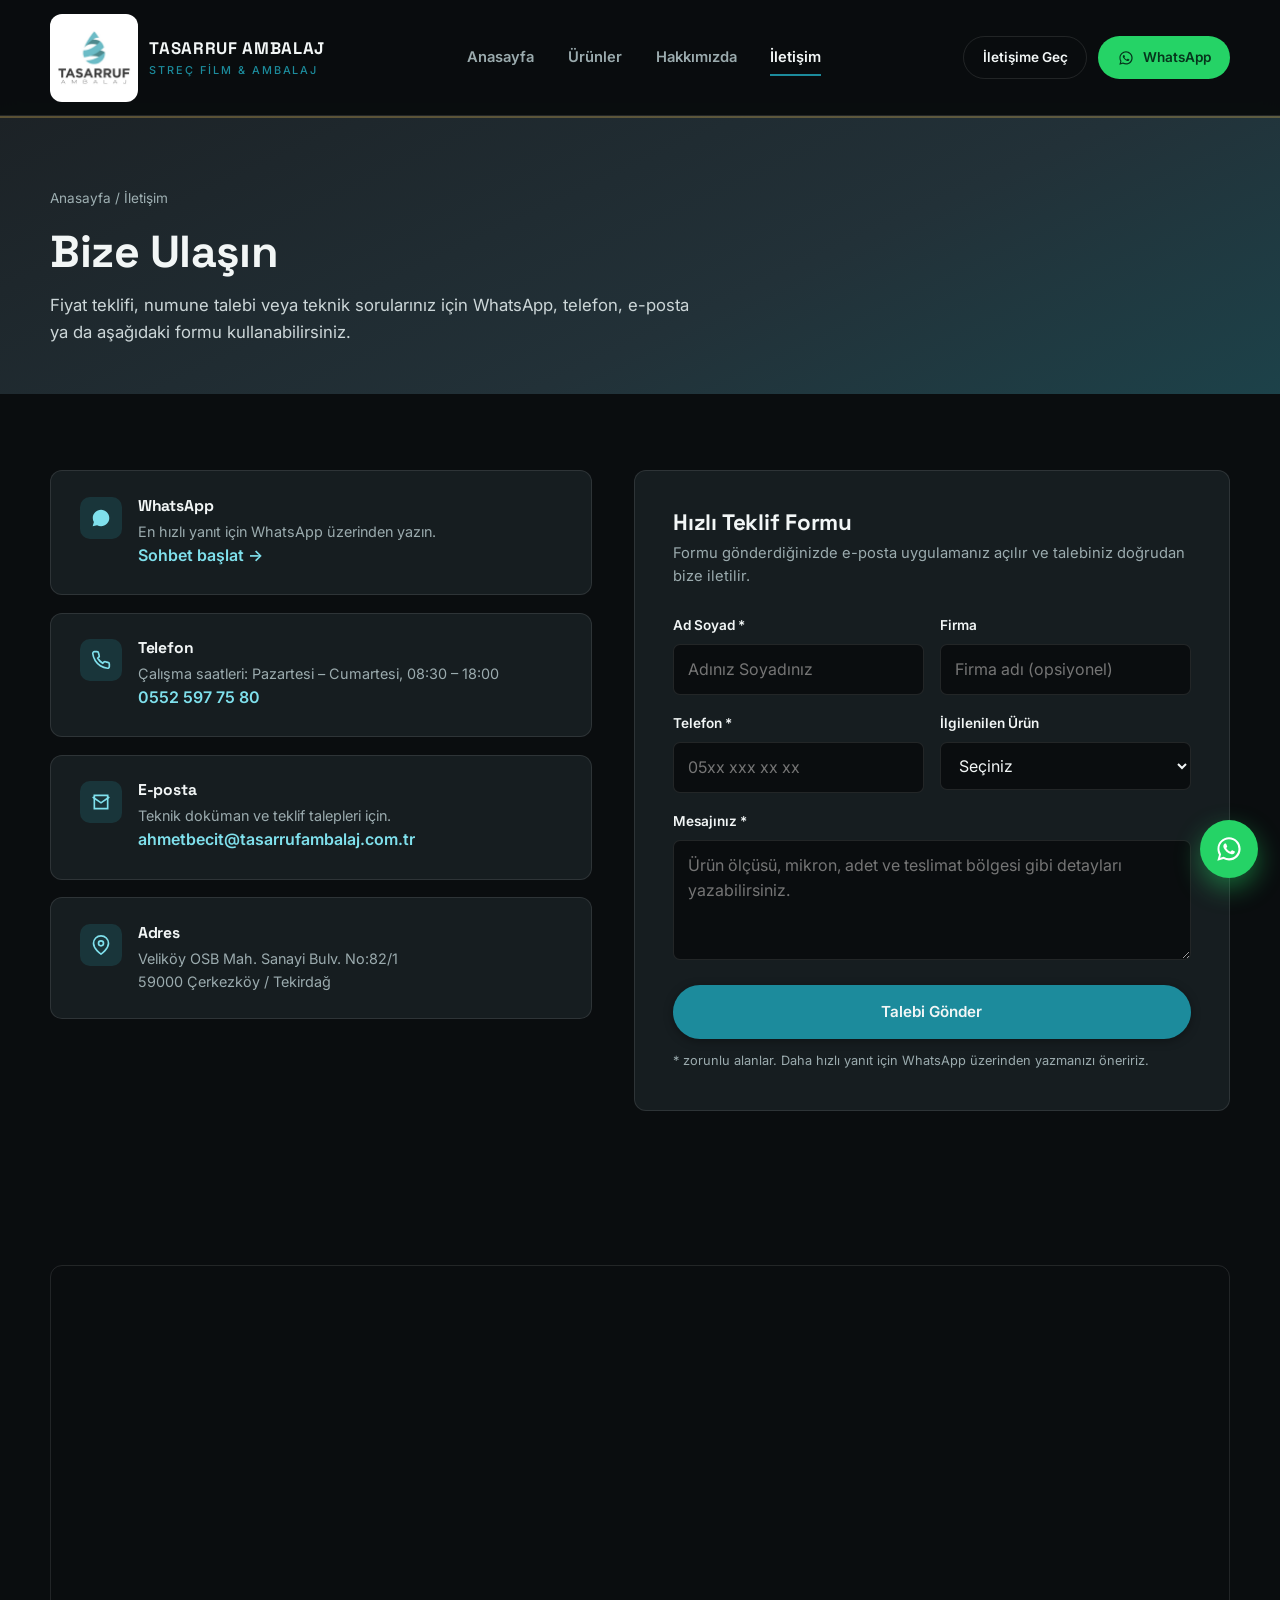
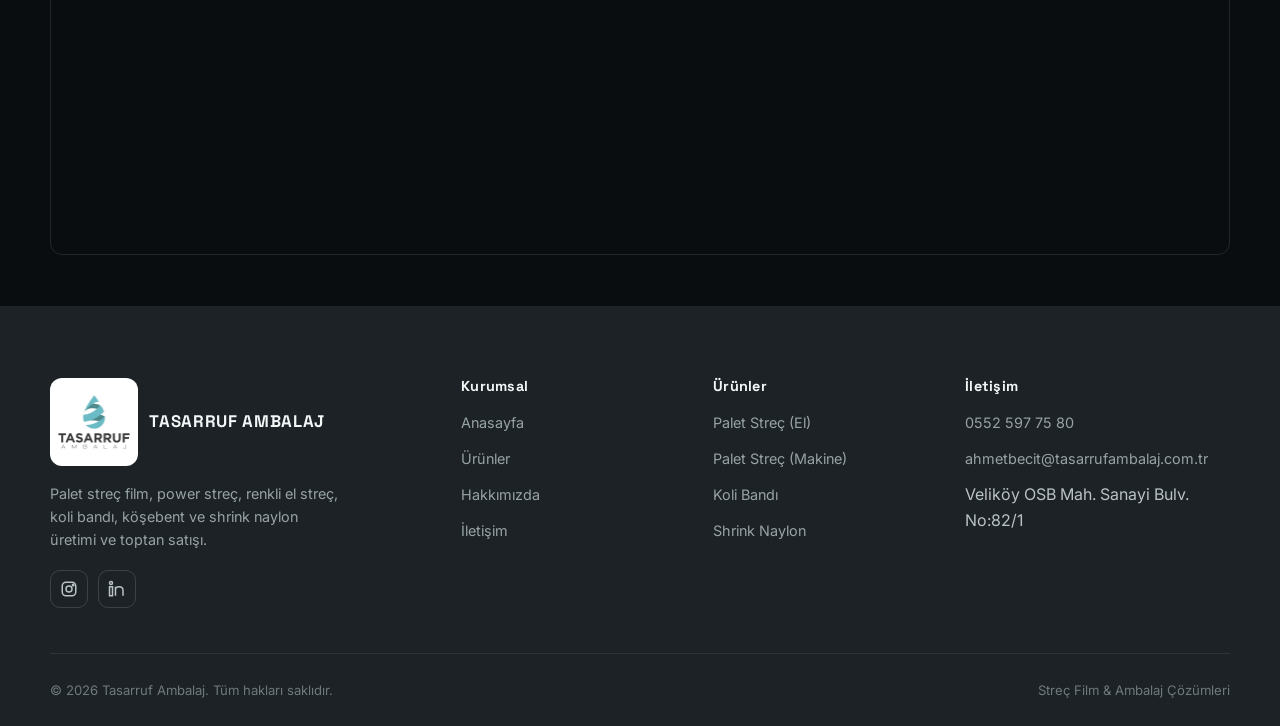
<file: iletisim.html>
<!DOCTYPE html>
<html lang="tr">
<head>
<meta charset="UTF-8" />
<meta name="viewport" content="width=device-width, initial-scale=1.0" />
<title>İletişim | Tasarruf Ambalaj</title>
  <link rel="canonical" href="https://tasarrufambalaj.com/iletisim.html" />
<meta name="description" content="Tasarruf Ambalaj ile iletişime geçin: WhatsApp, telefon, e-posta veya form üzerinden hızlıca fiyat teklifi alın." />
<link rel="icon" href="assets/logo.jpg" />
<link rel="preconnect" href="https://fonts.googleapis.com">
<link rel="preconnect" href="https://fonts.gstatic.com" crossorigin>
<link href="https://fonts.googleapis.com/css2?family=Space+Grotesk:wght@500;600;700&family=Inter:wght@400;500;600;700&display=swap" rel="stylesheet">
<link rel="stylesheet" href="css/style.css?v=13" />
</head>
<body>

<header class="site-header">
  <div class="container site-header__bar">
    <a href="index.html" class="brand">
      <img src="assets/logo-mark.png" alt="Tasarruf Ambalaj logo" />
      <span class="brand__name">Tasarruf Ambalaj<span>Streç Film &amp; Ambalaj</span></span>
    </a>
    <nav class="nav-main">
      <a href="index.html">Anasayfa</a>
      <a href="urunler.html">Ürünler</a>
      <a href="hakkimizda.html">Hakkımızda</a>
      <a href="iletisim.html" aria-current="page">İletişim</a>
    </nav>
    <div class="header-actions">
      <a href="iletisim.html" class="btn btn--outline btn--sm">İletişime Geç</a>
      <a href="#" data-wa="Merhaba, ürünleriniz hakkında fiyat teklifi almak istiyorum." class="btn btn--whatsapp btn--sm">
        <svg width="16" height="16" viewBox="0 0 24 24" fill="currentColor"><path d="M12.04 2C6.58 2 2.13 6.45 2.13 11.91c0 1.75.46 3.45 1.32 4.95L2 22l5.29-1.39a9.9 9.9 0 0 0 4.75 1.21h.01c5.46 0 9.9-4.45 9.9-9.91C21.96 6.45 17.5 2 12.04 2zm0 18.02h-.01a8.2 8.2 0 0 1-4.2-1.15l-.3-.18-3.14.82.84-3.06-.2-.31a8.14 8.14 0 0 1-1.26-4.32c0-4.5 3.67-8.16 8.18-8.16 2.18 0 4.23.85 5.77 2.39a8.1 8.1 0 0 1 2.4 5.78c0 4.5-3.67 8.19-8.08 8.19zm4.48-6.13c-.24-.12-1.44-.71-1.67-.79-.22-.08-.39-.12-.55.12-.16.24-.63.79-.78.95-.14.16-.29.18-.53.06-.24-.12-1.02-.38-1.94-1.2-.72-.64-1.2-1.43-1.35-1.67-.14-.24-.02-.37.11-.49.11-.11.24-.29.36-.43.12-.14.16-.24.24-.4.08-.16.04-.3-.02-.42-.06-.12-.55-1.32-.75-1.81-.2-.48-.4-.41-.55-.42h-.47c-.16 0-.42.06-.64.3-.22.24-.84.82-.84 2s.86 2.32.98 2.48c.12.16 1.7 2.6 4.13 3.64.58.25 1.03.4 1.38.51.58.18 1.11.16 1.53.1.47-.07 1.44-.59 1.64-1.16.2-.57.2-1.06.14-1.16-.06-.1-.22-.16-.46-.28z"/></svg>
        WhatsApp
      </a>
    </div>
    <button class="nav-toggle" id="navToggle" aria-label="Menüyü aç"><span></span></button>
  </div>
</header>

<div class="mobile-nav" id="mobileNav">
  <div class="mobile-nav__panel">
    <button class="mobile-nav__close" id="navClose" aria-label="Kapat">✕</button>
    <a href="index.html">Anasayfa</a>
    <a href="urunler.html">Ürünler</a>
    <a href="hakkimizda.html">Hakkımızda</a>
    <a href="iletisim.html">İletişim</a>
    <a href="#" data-wa="Merhaba, ürünleriniz hakkında fiyat teklifi almak istiyorum." class="btn btn--whatsapp mt-lg">WhatsApp'tan Yazın</a>
  </div>
</div>

<section class="page-hero">
  <div class="container">
    <div class="breadcrumb"><a href="index.html">Anasayfa</a> / İletişim</div>
    <h1>Bize Ulaşın</h1>
    <p>Fiyat teklifi, numune talebi veya teknik sorularınız için WhatsApp, telefon, e-posta ya da aşağıdaki formu kullanabilirsiniz.</p>
  </div>
</section>

<section class="section">
  <div class="container contact-grid">
    <div>
      <div class="contact-card">
        <div class="icon"><svg width="20" height="20" viewBox="0 0 24 24" fill="currentColor"><path d="M12.04 2C6.58 2 2.13 6.45 2.13 11.91c0 1.75.46 3.45 1.32 4.95L2 22l5.29-1.39a9.9 9.9 0 0 0 4.75 1.21h.01c5.46 0 9.9-4.45 9.9-9.91C21.96 6.45 17.5 2 12.04 2z"/></svg></div>
        <div>
          <h3>WhatsApp</h3>
          <p>En hızlı yanıt için WhatsApp üzerinden yazın.</p>
          <a href="#" data-wa="Merhaba, ürünleriniz hakkında fiyat teklifi almak istiyorum.">Sohbet başlat →</a>
        </div>
      </div>
      <div class="contact-card">
        <div class="icon"><svg width="20" height="20" viewBox="0 0 24 24" fill="none" stroke="currentColor" stroke-width="2"><path d="M22 16.92v3a2 2 0 0 1-2.18 2 19.79 19.79 0 0 1-8.63-3.07 19.5 19.5 0 0 1-6-6 19.79 19.79 0 0 1-3.07-8.67A2 2 0 0 1 4.11 2h3a2 2 0 0 1 2 1.72c.127.96.361 1.903.7 2.81a2 2 0 0 1-.45 2.11L8.09 9.91a16 16 0 0 0 6 6l1.27-1.27a2 2 0 0 1 2.11-.45c.907.339 1.85.573 2.81.7A2 2 0 0 1 22 16.92z"/></svg></div>
        <div>
          <h3>Telefon</h3>
          <p>Çalışma saatleri: <span data-site="workHours"></span></p>
          <a href="tel:" data-site="phoneHref"></a>
        </div>
      </div>
      <div class="contact-card">
        <div class="icon"><svg width="20" height="20" viewBox="0 0 24 24" fill="none" stroke="currentColor" stroke-width="2"><path d="M4 4h16v16H4z"/><path d="m22 6-10 7L2 6"/></svg></div>
        <div>
          <h3>E-posta</h3>
          <p>Teknik doküman ve teklif talepleri için.</p>
          <a href="mailto:" data-site="email"></a>
        </div>
      </div>
      <div class="contact-card">
        <div class="icon"><svg width="20" height="20" viewBox="0 0 24 24" fill="none" stroke="currentColor" stroke-width="2"><path d="M21 10c0 7-9 13-9 13s-9-6-9-13a9 9 0 0 1 18 0z"/><circle cx="12" cy="10" r="3"/></svg></div>
        <div>
          <h3>Adres</h3>
          <p><span data-site="addressLine1"></span><br><span data-site="addressLine2"></span></p>
        </div>
      </div>
    </div>

    <div class="form-card">
      <h2 style="font-size:1.4rem;margin-bottom:0.4rem">Hızlı Teklif Formu</h2>
      <p style="color:var(--ink-soft);font-size:0.92rem;margin-bottom:1.6rem">Formu gönderdiğinizde e-posta uygulamanız açılır ve talebiniz doğrudan bize iletilir.</p>
      <form id="contactForm">
        <div class="form-row">
          <div class="field">
            <label for="name">Ad Soyad *</label>
            <input type="text" id="name" name="name" required placeholder="Adınız Soyadınız" />
          </div>
          <div class="field">
            <label for="company">Firma</label>
            <input type="text" id="company" name="company" placeholder="Firma adı (opsiyonel)" />
          </div>
        </div>
        <div class="form-row">
          <div class="field">
            <label for="phone">Telefon *</label>
            <input type="tel" id="phone" name="phone" required placeholder="05xx xxx xx xx" />
          </div>
          <div class="field">
            <label for="product">İlgilenilen Ürün</label>
            <select id="product" name="product">
              <option value="">Seçiniz</option>
              <option value="Palet Streç Film - El">Palet Streç Film - El</option>
              <option value="Palet Streç Film - Makine">Palet Streç Film - Makine</option>
              <option value="Power / Süper Power Streç">Power / Süper Power Streç</option>
              <option value="Renkli El Streç">Renkli El Streç</option>
              <option value="Koli Bandı">Koli Bandı</option>
              <option value="Köşebent">Köşebent</option>
              <option value="Shrink Naylon">Shrink Naylon</option>
              <option value="Diğer">Diğer</option>
            </select>
          </div>
        </div>
        <div class="field">
          <label for="message">Mesajınız *</label>
          <textarea id="message" name="message" required placeholder="Ürün ölçüsü, mikron, adet ve teslimat bölgesi gibi detayları yazabilirsiniz."></textarea>
        </div>
        <button type="submit" class="btn btn--primary btn--block">Talebi Gönder</button>
        <p class="form-note">* zorunlu alanlar. Daha hızlı yanıt için WhatsApp üzerinden yazmanızı öneririz.</p>
      </form>
    </div>
  </div>
</section>

<section class="section--tight">
  <div class="container">
    <div class="map-embed">
      <iframe
        src="https://www.google.com/maps?q=Velik%C3%B6y+OSB+Mah.+Sanayi+Bulv.+No%3A82%2F1%2C+59000+%C3%87erkezk%C3%B6y%2FTekirda%C4%9F&output=embed"
        loading="lazy"
        referrerpolicy="no-referrer-when-downgrade"
        title="Tasarruf Ambalaj konum haritası">
      </iframe>
    </div>
  </div>
</section>

<footer class="site-footer">
  <div class="container">
    <div class="footer-grid">
      <div class="footer-brand">
        <a href="index.html" class="brand"><img src="assets/logo-mark.png" alt="Tasarruf Ambalaj logo" /><span class="brand__name">Tasarruf Ambalaj</span></a>
        <p>Palet streç film, power streç, renkli el streç, koli bandı, köşebent ve shrink naylon üretimi ve toptan satışı.</p>
        <div class="footer-social">
          <a href="#" aria-label="Instagram"><svg width="18" height="18" viewBox="0 0 24 24" fill="none" stroke="currentColor" stroke-width="2"><rect x="3" y="3" width="18" height="18" rx="5"/><circle cx="12" cy="12" r="4"/><circle cx="17.5" cy="6.5" r="1"/></svg></a>
          <a href="#" aria-label="LinkedIn"><svg width="18" height="18" viewBox="0 0 24 24" fill="none" stroke="currentColor" stroke-width="2"><rect x="2" y="9" width="4" height="12"/><circle cx="4" cy="4" r="2"/><path d="M10 9v12M10 13c0-2 2-4 5-4s5 2 5 5v7"/></svg></a>
        </div>
      </div>
      <div class="footer-col">
        <h4>Kurumsal</h4>
        <ul>
          <li><a href="index.html">Anasayfa</a></li>
          <li><a href="urunler.html">Ürünler</a></li>
          <li><a href="hakkimizda.html">Hakkımızda</a></li>
          <li><a href="iletisim.html">İletişim</a></li>
        </ul>
      </div>
      <div class="footer-col">
        <h4>Ürünler</h4>
        <ul>
          <li><a href="urunler.html#palet-el">Palet Streç (El)</a></li>
          <li><a href="urunler.html#palet-makine">Palet Streç (Makine)</a></li>
          <li><a href="urunler.html#koli-bandi">Koli Bandı</a></li>
          <li><a href="urunler.html#shrink">Shrink Naylon</a></li>
        </ul>
      </div>
      <div class="footer-col">
        <h4>İletişim</h4>
        <ul>
          <li><a href="tel:" data-site="phoneHref">Telefon</a></li>
          <li><a href="mailto:" data-site="email">E-posta</a></li>
          <li><span data-site="addressLine1"></span></li>
        </ul>
      </div>
    </div>
    <div class="footer-bottom">
      <span>&copy; <span id="year"></span> Tasarruf Ambalaj. Tüm hakları saklıdır.</span>
      <span>Streç Film &amp; Ambalaj Çözümleri</span>
    </div>
  </div>
</footer>

<a href="#" class="fab-whatsapp" id="fabWhatsapp" aria-label="WhatsApp'tan yazın" target="_blank" rel="noopener">
  <svg viewBox="0 0 24 24" fill="currentColor"><path d="M12.04 2C6.58 2 2.13 6.45 2.13 11.91c0 1.75.46 3.45 1.32 4.95L2 22l5.29-1.39a9.9 9.9 0 0 0 4.75 1.21h.01c5.46 0 9.9-4.45 9.9-9.91C21.96 6.45 17.5 2 12.04 2zm0 18.02h-.01a8.2 8.2 0 0 1-4.2-1.15l-.3-.18-3.14.82.84-3.06-.2-.31a8.14 8.14 0 0 1-1.26-4.32c0-4.5 3.67-8.16 8.18-8.16 2.18 0 4.23.85 5.77 2.39a8.1 8.1 0 0 1 2.4 5.78c0 4.5-3.67 8.19-8.08 8.19zm4.48-6.13c-.24-.12-1.44-.71-1.67-.79-.22-.08-.39-.12-.55.12-.16.24-.63.79-.78.95-.14.16-.29.18-.53.06-.24-.12-1.02-.38-1.94-1.2-.72-.64-1.2-1.43-1.35-1.67-.14-.24-.02-.37.11-.49.11-.11.24-.29.36-.43.12-.14.16-.24.24-.4.08-.16.04-.3-.02-.42-.06-.12-.55-1.32-.75-1.81-.2-.48-.4-.41-.55-.42h-.47c-.16 0-.42.06-.64.3-.22.24-.84.82-.84 2s.86 2.32.98 2.48c.12.16 1.7 2.6 4.13 3.64.58.25 1.03.4 1.38.51.58.18 1.11.16 1.53.1.47-.07 1.44-.59 1.64-1.16.2-.57.2-1.06.14-1.16-.06-.1-.22-.16-.46-.28z"/></svg>
</a>

<script src="js/main.js?v=10"></script>
</body>
</html>
</file>
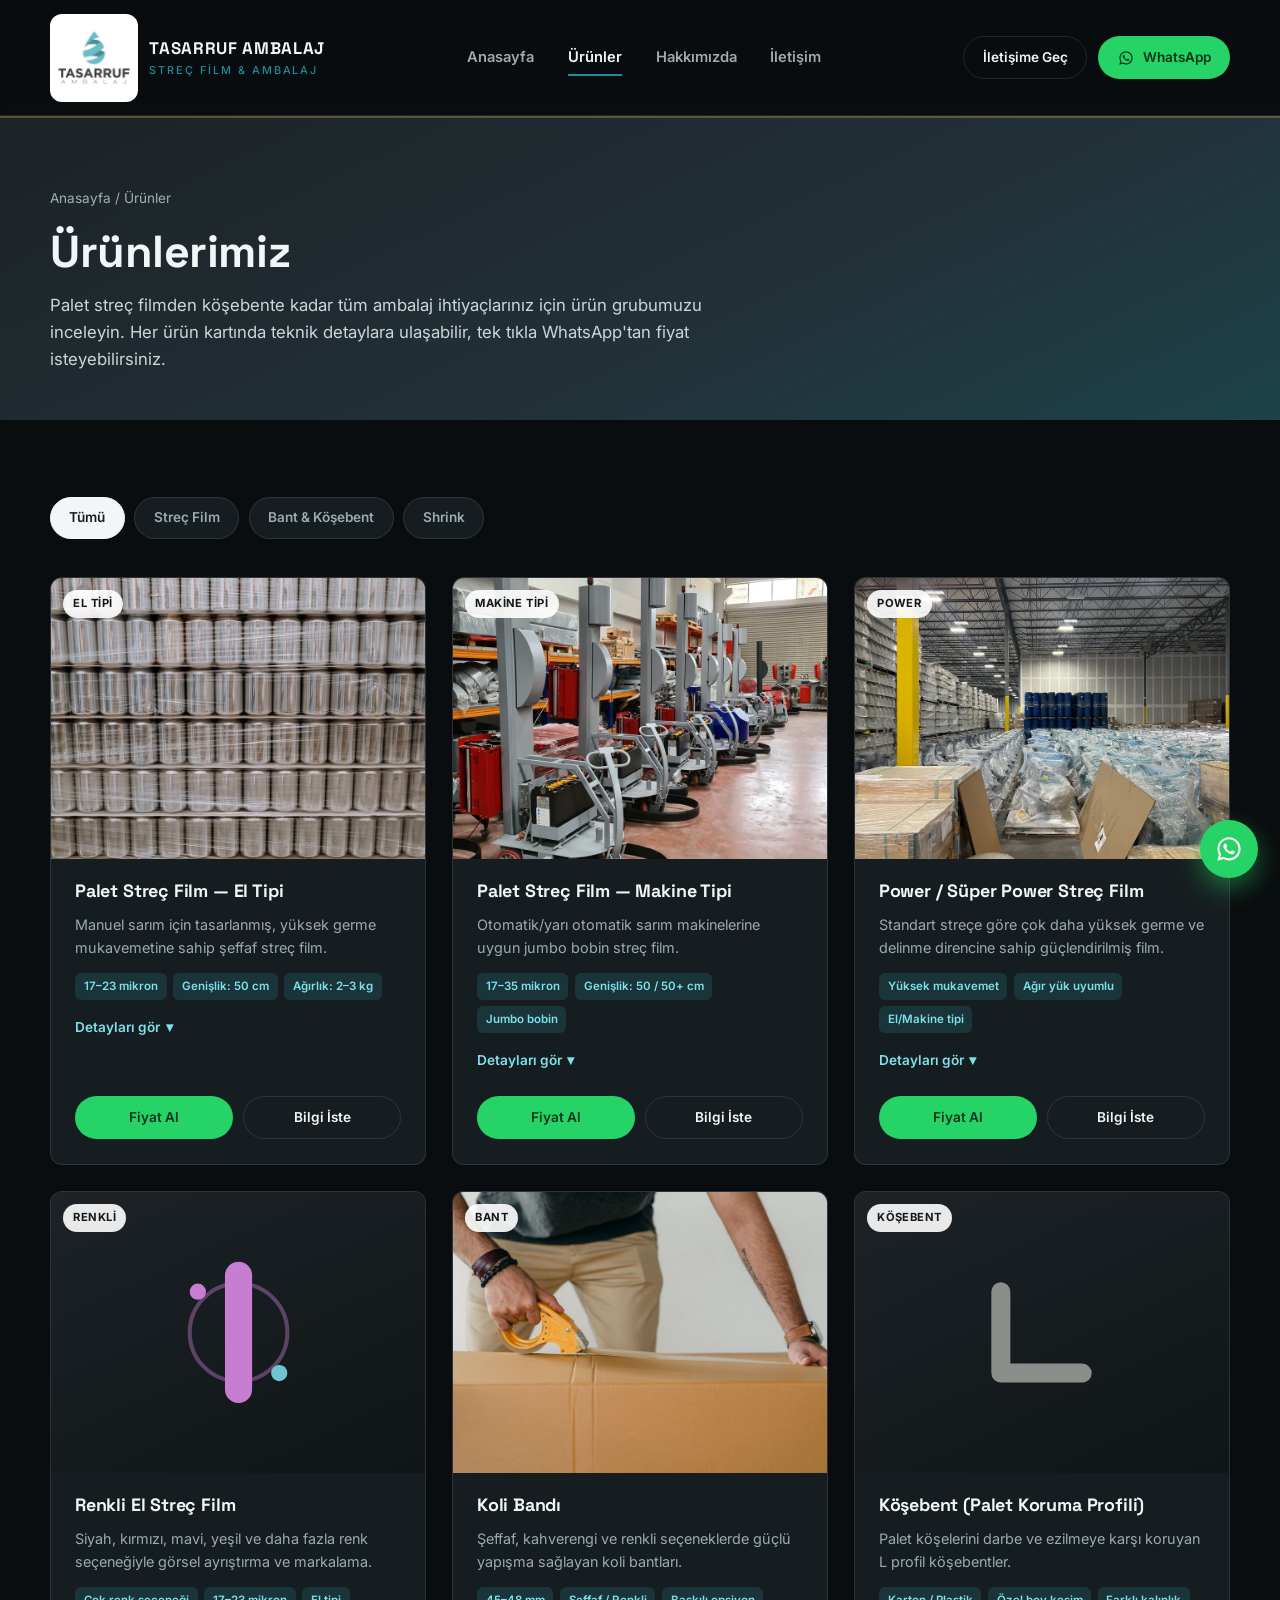
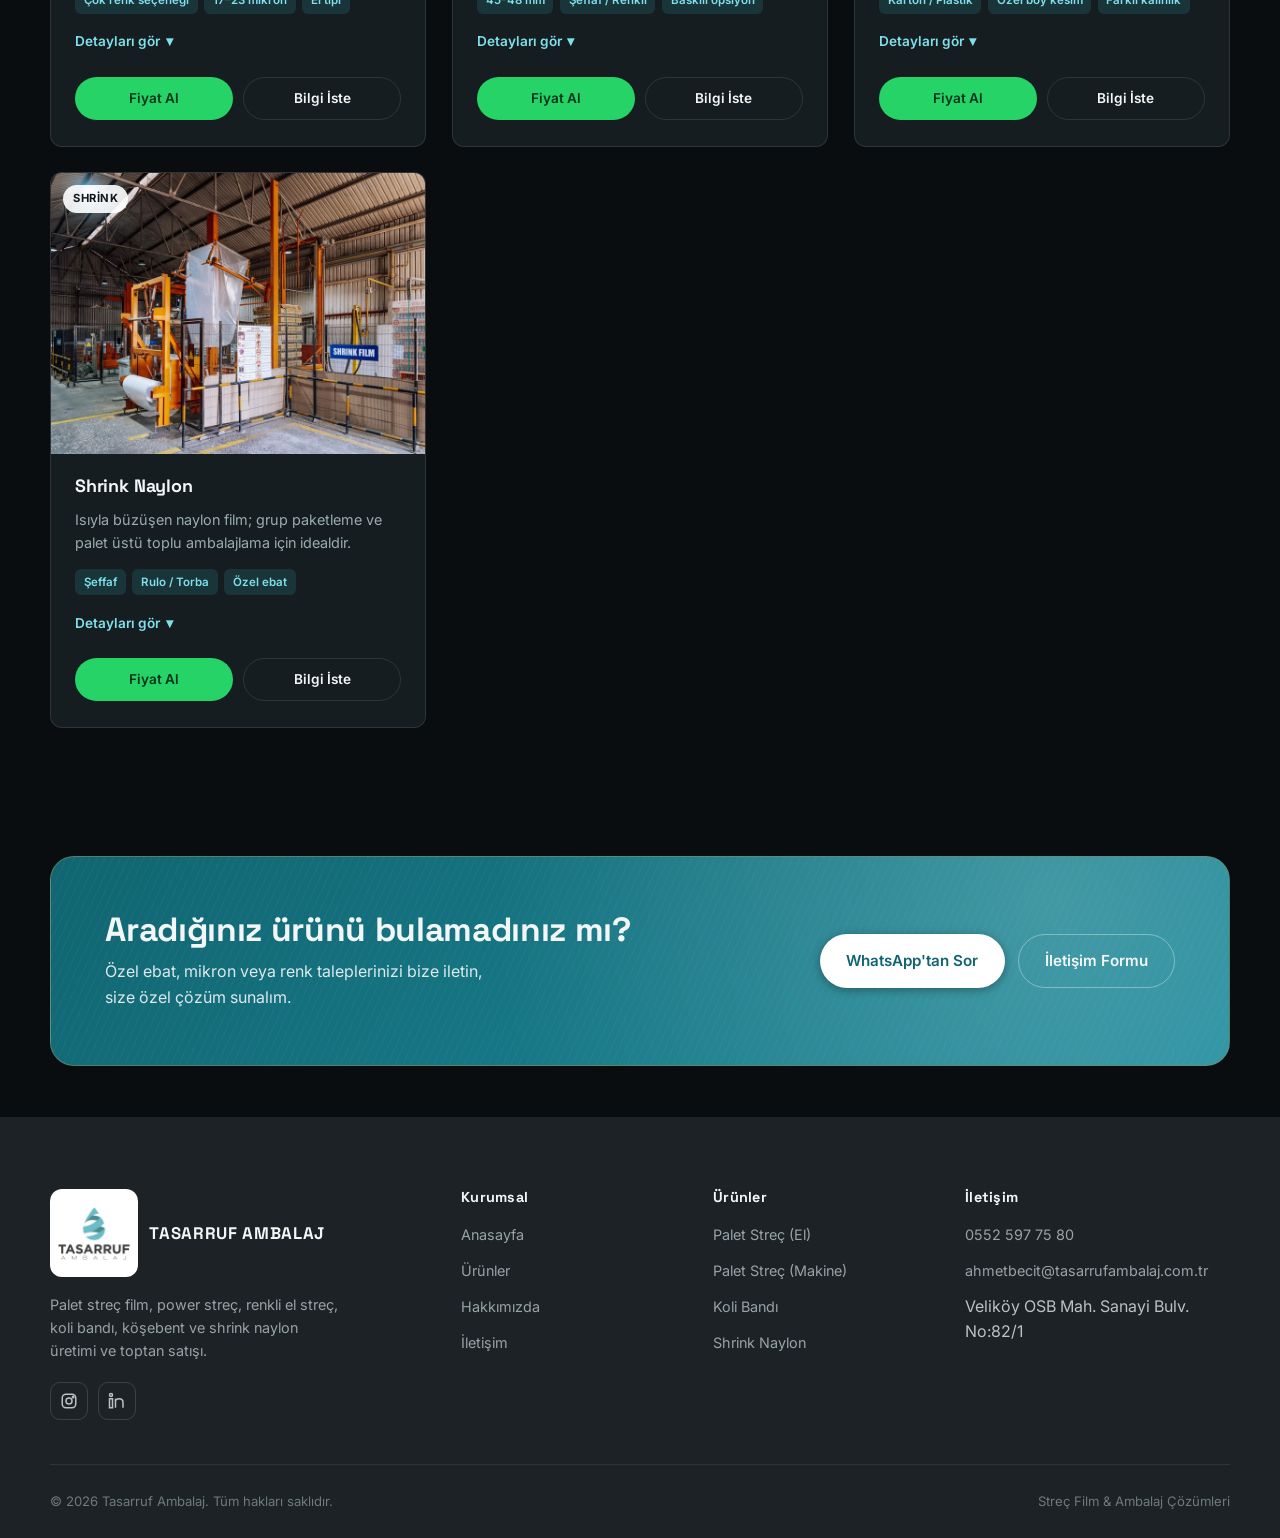
<file: urunler.html>
<!DOCTYPE html>
<html lang="tr">
<head>
<meta charset="UTF-8" />
<meta name="viewport" content="width=device-width, initial-scale=1.0" />
<title>Ürünler | Tasarruf Ambalaj — Streç Film, Koli Bandı, Köşebent</title>
  <link rel="canonical" href="https://tasarrufambalaj.com/urunler.html" />
<meta name="description" content="Palet streç film (el/makine), power streç, renkli el streç, koli bandı, köşebent ve shrink naylon ürünlerimizi inceleyin, WhatsApp'tan hızlıca fiyat alın." />
<link rel="icon" href="assets/logo.jpg" />
<link rel="preconnect" href="https://fonts.googleapis.com">
<link rel="preconnect" href="https://fonts.gstatic.com" crossorigin>
<link href="https://fonts.googleapis.com/css2?family=Space+Grotesk:wght@500;600;700&family=Inter:wght@400;500;600;700&display=swap" rel="stylesheet">
<link rel="stylesheet" href="css/style.css?v=13" />
</head>
<body>

<header class="site-header">
  <div class="container site-header__bar">
    <a href="index.html" class="brand">
      <img src="assets/logo-mark.png" alt="Tasarruf Ambalaj logo" />
      <span class="brand__name">Tasarruf Ambalaj<span>Streç Film &amp; Ambalaj</span></span>
    </a>
    <nav class="nav-main">
      <a href="index.html">Anasayfa</a>
      <a href="urunler.html" aria-current="page">Ürünler</a>
      <a href="hakkimizda.html">Hakkımızda</a>
      <a href="iletisim.html">İletişim</a>
    </nav>
    <div class="header-actions">
      <a href="iletisim.html" class="btn btn--outline btn--sm">İletişime Geç</a>
      <a href="#" data-wa="Merhaba, ürünleriniz hakkında fiyat teklifi almak istiyorum." class="btn btn--whatsapp btn--sm">
        <svg width="16" height="16" viewBox="0 0 24 24" fill="currentColor"><path d="M12.04 2C6.58 2 2.13 6.45 2.13 11.91c0 1.75.46 3.45 1.32 4.95L2 22l5.29-1.39a9.9 9.9 0 0 0 4.75 1.21h.01c5.46 0 9.9-4.45 9.9-9.91C21.96 6.45 17.5 2 12.04 2zm0 18.02h-.01a8.2 8.2 0 0 1-4.2-1.15l-.3-.18-3.14.82.84-3.06-.2-.31a8.14 8.14 0 0 1-1.26-4.32c0-4.5 3.67-8.16 8.18-8.16 2.18 0 4.23.85 5.77 2.39a8.1 8.1 0 0 1 2.4 5.78c0 4.5-3.67 8.19-8.08 8.19zm4.48-6.13c-.24-.12-1.44-.71-1.67-.79-.22-.08-.39-.12-.55.12-.16.24-.63.79-.78.95-.14.16-.29.18-.53.06-.24-.12-1.02-.38-1.94-1.2-.72-.64-1.2-1.43-1.35-1.67-.14-.24-.02-.37.11-.49.11-.11.24-.29.36-.43.12-.14.16-.24.24-.4.08-.16.04-.3-.02-.42-.06-.12-.55-1.32-.75-1.81-.2-.48-.4-.41-.55-.42h-.47c-.16 0-.42.06-.64.3-.22.24-.84.82-.84 2s.86 2.32.98 2.48c.12.16 1.7 2.6 4.13 3.64.58.25 1.03.4 1.38.51.58.18 1.11.16 1.53.1.47-.07 1.44-.59 1.64-1.16.2-.57.2-1.06.14-1.16-.06-.1-.22-.16-.46-.28z"/></svg>
        WhatsApp
      </a>
    </div>
    <button class="nav-toggle" id="navToggle" aria-label="Menüyü aç"><span></span></button>
  </div>
</header>

<div class="mobile-nav" id="mobileNav">
  <div class="mobile-nav__panel">
    <button class="mobile-nav__close" id="navClose" aria-label="Kapat">✕</button>
    <a href="index.html">Anasayfa</a>
    <a href="urunler.html">Ürünler</a>
    <a href="hakkimizda.html">Hakkımızda</a>
    <a href="iletisim.html">İletişim</a>
    <a href="#" data-wa="Merhaba, ürünleriniz hakkında fiyat teklifi almak istiyorum." class="btn btn--whatsapp mt-lg">WhatsApp'tan Yazın</a>
  </div>
</div>

<section class="page-hero">
  <div class="container">
    <div class="breadcrumb"><a href="index.html">Anasayfa</a> / Ürünler</div>
    <h1>Ürünlerimiz</h1>
    <p>Palet streç filmden köşebente kadar tüm ambalaj ihtiyaçlarınız için ürün grubumuzu inceleyin. Her ürün kartında teknik detaylara ulaşabilir, tek tıkla WhatsApp'tan fiyat isteyebilirsiniz.</p>
  </div>
</section>

<section class="section">
  <div class="container">
    <div class="product-filter">
      <button data-filter="all" class="is-active">Tümü</button>
      <button data-filter="strec">Streç Film</button>
      <button data-filter="bant">Bant &amp; Köşebent</button>
      <button data-filter="shrink">Shrink</button>
    </div>

    <div class="product-grid">

      <!-- Palet Streç - El -->
      <div id="palet-el" class="product-card reveal" data-category="strec">
        <div class="product-card__media">
          <span class="product-card__tag">El Tipi</span>
          <img src="assets/products/palet-el.jpg" alt="Palet streç film ile sarılmış ürünler" loading="lazy" />
        </div>
        <div class="product-card__body">
          <h3>Palet Streç Film — El Tipi</h3>
          <p>Manuel sarım için tasarlanmış, yüksek germe mukavemetine sahip şeffaf streç film.</p>
          <div class="product-card__specs">
            <span>17–23 mikron</span><span>Genişlik: 50 cm</span><span>Ağırlık: 2–3 kg</span>
          </div>
          <button class="detail-toggle" data-toggle-details><span>Detayları gör</span> ▾</button>
          <div class="product-card__details">
            <ul>
              <li>Kullanım alanı: küçük/orta hacimli palet sarımı, depo içi elleçleme</li>
              <li>Yüksek yapışkanlık sayesinde tek katmanda sıkı sarım</li>
              <li>Şeffaf ve mat opsiyonlarda üretilebilir</li>
              <li>Standart bobin çapı ve karton kor seçenekleri mevcuttur</li>
            </ul>
          </div>
          <div class="product-card__actions">
            <a href="#" data-wa="Merhaba, Palet Streç Film (El Tipi) için fiyat teklifi almak istiyorum." class="btn btn--whatsapp btn--sm">Fiyat Al</a>
            <a href="iletisim.html" class="btn btn--outline btn--sm">Bilgi İste</a>
          </div>
        </div>
      </div>

      <!-- Palet Streç - Makine -->
      <div id="palet-makine" class="product-card reveal" data-category="strec">
        <div class="product-card__media">
          <span class="product-card__tag">Makine Tipi</span>
          <img src="assets/products/palet-makine.jpg" alt="Palet streç sarma makineleri" loading="lazy" />
        </div>
        <div class="product-card__body">
          <h3>Palet Streç Film — Makine Tipi</h3>
          <p>Otomatik/yarı otomatik sarım makinelerine uygun jumbo bobin streç film.</p>
          <div class="product-card__specs">
            <span>17–35 mikron</span><span>Genişlik: 50 / 50+ cm</span><span>Jumbo bobin</span>
          </div>
          <button class="detail-toggle" data-toggle-details><span>Detayları gör</span> ▾</button>
          <div class="product-card__details">
            <ul>
              <li>Kullanım alanı: yüksek hacimli lojistik ve depo operasyonları</li>
              <li>Yüksek ön germe (pre-stretch) kapasitesiyle film tasarrufu sağlar</li>
              <li>Makine tipine göre çap ve kor ölçüsü opsiyonlu</li>
              <li>Sürekli üretim hatlarında düşük kopma oranı</li>
            </ul>
          </div>
          <div class="product-card__actions">
            <a href="#" data-wa="Merhaba, Palet Streç Film (Makine Tipi) için fiyat teklifi almak istiyorum." class="btn btn--whatsapp btn--sm">Fiyat Al</a>
            <a href="iletisim.html" class="btn btn--outline btn--sm">Bilgi İste</a>
          </div>
        </div>
      </div>

      <!-- Power / Süper Power -->
      <div id="power-strec" class="product-card reveal" data-category="strec">
        <div class="product-card__media">
          <span class="product-card__tag">Power</span>
          <img src="assets/products/power-strec.jpg" alt="Depoda streç film ile sarılmış paletler" loading="lazy" />
        </div>
        <div class="product-card__body">
          <h3>Power / Süper Power Streç Film</h3>
          <p>Standart streçe göre çok daha yüksek germe ve delinme direncine sahip güçlendirilmiş film.</p>
          <div class="product-card__specs">
            <span>Yüksek mukavemet</span><span>Ağır yük uyumlu</span><span>El/Makine tipi</span>
          </div>
          <button class="detail-toggle" data-toggle-details><span>Detayları gör</span> ▾</button>
          <div class="product-card__details">
            <ul>
              <li>Kullanım alanı: keskin köşeli, ağır veya düzensiz şekilli yükler</li>
              <li>Standart streçe göre daha az kat ile daha yüksek sarım gücü</li>
              <li>Nakliye sırasında yük kaymasını ve hasarını azaltır</li>
              <li>El tipi ve makine tipi seçenekleriyle sunulur</li>
            </ul>
          </div>
          <div class="product-card__actions">
            <a href="#" data-wa="Merhaba, Power/Süper Power Streç Film için fiyat teklifi almak istiyorum." class="btn btn--whatsapp btn--sm">Fiyat Al</a>
            <a href="iletisim.html" class="btn btn--outline btn--sm">Bilgi İste</a>
          </div>
        </div>
      </div>

      <!-- Renkli El Streç -->
      <div id="renkli-strec" class="product-card reveal" data-category="strec">
        <div class="product-card__media" style="background:linear-gradient(155deg,#1c2226,#101517)">
          <span class="product-card__tag">Renkli</span>
          <svg viewBox="0 0 120 120"><defs><linearGradient id="gRnk" x1="0" y1="0" x2="120" y2="120"><stop offset="0" stop-color="#c77dd1"/><stop offset="1" stop-color="#6fc4cf"/></linearGradient></defs><rect x="50" y="8" width="20" height="104" rx="10" fill="url(#gRnk)"/><circle cx="60" cy="60" r="36" fill="none" stroke="url(#gRnk)" stroke-width="3" opacity="0.4"/><circle cx="30" cy="30" r="6" fill="#c77dd1"/><circle cx="90" cy="90" r="6" fill="#6fc4cf"/></svg>
        </div>
        <div class="product-card__body">
          <h3>Renkli El Streç Film</h3>
          <p>Siyah, kırmızı, mavi, yeşil ve daha fazla renk seçeneğiyle görsel ayrıştırma ve markalama.</p>
          <div class="product-card__specs">
            <span>Çok renk seçeneği</span><span>17–23 mikron</span><span>El tipi</span>
          </div>
          <button class="detail-toggle" data-toggle-details><span>Detayları gör</span> ▾</button>
          <div class="product-card__details">
            <ul>
              <li>Kullanım alanı: stok ayrıştırma, sevkiyat kodlama, kurumsal marka rengi</li>
              <li>Opak yapısı ile ürünün görünürlüğünü gizleyerek güvenlik sağlar</li>
              <li>Talebe göre özel renk üretimi yapılabilir</li>
            </ul>
          </div>
          <div class="product-card__actions">
            <a href="#" data-wa="Merhaba, Renkli El Streç Film için fiyat teklifi almak istiyorum." class="btn btn--whatsapp btn--sm">Fiyat Al</a>
            <a href="iletisim.html" class="btn btn--outline btn--sm">Bilgi İste</a>
          </div>
        </div>
      </div>

      <!-- Koli Bandı -->
      <div id="koli-bandi" class="product-card reveal" data-category="bant">
        <div class="product-card__media">
          <span class="product-card__tag">Bant</span>
          <img src="assets/products/koli-bandi.jpg" alt="Koli bandı ile kutu kapatma" loading="lazy" />
        </div>
        <div class="product-card__body">
          <h3>Koli Bandı</h3>
          <p>Şeffaf, kahverengi ve renkli seçeneklerde güçlü yapışma sağlayan koli bantları.</p>
          <div class="product-card__specs">
            <span>45–48 mm</span><span>Şeffaf / Renkli</span><span>Baskılı opsiyon</span>
          </div>
          <button class="detail-toggle" data-toggle-details><span>Detayları gör</span> ▾</button>
          <div class="product-card__details">
            <ul>
              <li>Kullanım alanı: koli kapatma, kutu birleştirme, ambalajlama</li>
              <li>Akrilik ve kauçuk bazlı yapışkan seçenekleri</li>
              <li>Talep üzerine logo baskılı koli bandı üretimi</li>
            </ul>
          </div>
          <div class="product-card__actions">
            <a href="#" data-wa="Merhaba, Koli Bandı için fiyat teklifi almak istiyorum." class="btn btn--whatsapp btn--sm">Fiyat Al</a>
            <a href="iletisim.html" class="btn btn--outline btn--sm">Bilgi İste</a>
          </div>
        </div>
      </div>

      <!-- Köşebent -->
      <div id="kosebent" class="product-card reveal" data-category="bant">
        <div class="product-card__media" style="background:linear-gradient(155deg,#1c2226,#101517)">
          <span class="product-card__tag">Köşebent</span>
          <svg viewBox="0 0 120 120"><defs><linearGradient id="gKos" x1="0" y1="0" x2="120" y2="120"><stop offset="0" stop-color="#8a8f8c"/><stop offset="1" stop-color="#3a3f3c"/></linearGradient></defs><path d="M30 30v60h60" fill="none" stroke="url(#gKos)" stroke-width="14" stroke-linecap="round" stroke-linejoin="round"/></svg>
        </div>
        <div class="product-card__body">
          <h3>Köşebent (Palet Koruma Profili)</h3>
          <p>Palet köşelerini darbe ve ezilmeye karşı koruyan L profil köşebentler.</p>
          <div class="product-card__specs">
            <span>Karton / Plastik</span><span>Özel boy kesim</span><span>Farklı kalınlık</span>
          </div>
          <button class="detail-toggle" data-toggle-details><span>Detayları gör</span> ▾</button>
          <div class="product-card__details">
            <ul>
              <li>Kullanım alanı: streç/bant ile birlikte palet köşe koruması</li>
              <li>Yükün streç film altında ezilmesini ve köşe hasarını önler</li>
              <li>İstenilen uzunlukta özel kesim imkânı</li>
            </ul>
          </div>
          <div class="product-card__actions">
            <a href="#" data-wa="Merhaba, Köşebent ürünleri için fiyat teklifi almak istiyorum." class="btn btn--whatsapp btn--sm">Fiyat Al</a>
            <a href="iletisim.html" class="btn btn--outline btn--sm">Bilgi İste</a>
          </div>
        </div>
      </div>

      <!-- Shrink Naylon -->
      <div id="shrink" class="product-card reveal" data-category="shrink">
        <div class="product-card__media">
          <span class="product-card__tag">Shrink</span>
          <img src="assets/products/shrink.jpg" alt="Shrink naylon sarım makinesi" loading="lazy" />
        </div>
        <div class="product-card__body">
          <h3>Shrink Naylon</h3>
          <p>Isıyla büzüşen naylon film; grup paketleme ve palet üstü toplu ambalajlama için idealdir.</p>
          <div class="product-card__specs">
            <span>Şeffaf</span><span>Rulo / Torba</span><span>Özel ebat</span>
          </div>
          <button class="detail-toggle" data-toggle-details><span>Detayları gör</span> ▾</button>
          <div class="product-card__details">
            <ul>
              <li>Kullanım alanı: grup paketleme, palet üstü koruma, ürün bütünlüğü</li>
              <li>Tünel veya tabanca ile ısıl büzüştürmeye uygundur</li>
              <li>Talebe göre rulo genişliği ve kalınlık seçenekleri</li>
            </ul>
          </div>
          <div class="product-card__actions">
            <a href="#" data-wa="Merhaba, Shrink Naylon için fiyat teklifi almak istiyorum." class="btn btn--whatsapp btn--sm">Fiyat Al</a>
            <a href="iletisim.html" class="btn btn--outline btn--sm">Bilgi İste</a>
          </div>
        </div>
      </div>

    </div>
  </div>
</section>

<section class="section--tight">
  <div class="container">
    <div class="cta-band reveal">
      <div>
        <h2>Aradığınız ürünü bulamadınız mı?</h2>
        <p>Özel ebat, mikron veya renk taleplerinizi bize iletin, size özel çözüm sunalım.</p>
      </div>
      <div class="btn-row">
        <a href="#" data-wa="Merhaba, özel bir ürün talebim var, yardımcı olabilir misiniz?" class="btn btn--primary">WhatsApp'tan Sor</a>
        <a href="iletisim.html" class="btn btn--ghost">İletişim Formu</a>
      </div>
    </div>
  </div>
</section>

<footer class="site-footer">
  <div class="container">
    <div class="footer-grid">
      <div class="footer-brand">
        <a href="index.html" class="brand"><img src="assets/logo-mark.png" alt="Tasarruf Ambalaj logo" /><span class="brand__name">Tasarruf Ambalaj</span></a>
        <p>Palet streç film, power streç, renkli el streç, koli bandı, köşebent ve shrink naylon üretimi ve toptan satışı.</p>
        <div class="footer-social">
          <a href="#" aria-label="Instagram"><svg width="18" height="18" viewBox="0 0 24 24" fill="none" stroke="currentColor" stroke-width="2"><rect x="3" y="3" width="18" height="18" rx="5"/><circle cx="12" cy="12" r="4"/><circle cx="17.5" cy="6.5" r="1"/></svg></a>
          <a href="#" aria-label="LinkedIn"><svg width="18" height="18" viewBox="0 0 24 24" fill="none" stroke="currentColor" stroke-width="2"><rect x="2" y="9" width="4" height="12"/><circle cx="4" cy="4" r="2"/><path d="M10 9v12M10 13c0-2 2-4 5-4s5 2 5 5v7"/></svg></a>
        </div>
      </div>
      <div class="footer-col">
        <h4>Kurumsal</h4>
        <ul>
          <li><a href="index.html">Anasayfa</a></li>
          <li><a href="urunler.html">Ürünler</a></li>
          <li><a href="hakkimizda.html">Hakkımızda</a></li>
          <li><a href="iletisim.html">İletişim</a></li>
        </ul>
      </div>
      <div class="footer-col">
        <h4>Ürünler</h4>
        <ul>
          <li><a href="urunler.html#palet-el">Palet Streç (El)</a></li>
          <li><a href="urunler.html#palet-makine">Palet Streç (Makine)</a></li>
          <li><a href="urunler.html#koli-bandi">Koli Bandı</a></li>
          <li><a href="urunler.html#shrink">Shrink Naylon</a></li>
        </ul>
      </div>
      <div class="footer-col">
        <h4>İletişim</h4>
        <ul>
          <li><a href="tel:" data-site="phoneHref">Telefon</a></li>
          <li><a href="mailto:" data-site="email">E-posta</a></li>
          <li><span data-site="addressLine1"></span></li>
        </ul>
      </div>
    </div>
    <div class="footer-bottom">
      <span>&copy; <span id="year"></span> Tasarruf Ambalaj. Tüm hakları saklıdır.</span>
      <span>Streç Film &amp; Ambalaj Çözümleri</span>
    </div>
  </div>
</footer>

<a href="#" class="fab-whatsapp" id="fabWhatsapp" aria-label="WhatsApp'tan yazın" target="_blank" rel="noopener">
  <svg viewBox="0 0 24 24" fill="currentColor"><path d="M12.04 2C6.58 2 2.13 6.45 2.13 11.91c0 1.75.46 3.45 1.32 4.95L2 22l5.29-1.39a9.9 9.9 0 0 0 4.75 1.21h.01c5.46 0 9.9-4.45 9.9-9.91C21.96 6.45 17.5 2 12.04 2zm0 18.02h-.01a8.2 8.2 0 0 1-4.2-1.15l-.3-.18-3.14.82.84-3.06-.2-.31a8.14 8.14 0 0 1-1.26-4.32c0-4.5 3.67-8.16 8.18-8.16 2.18 0 4.23.85 5.77 2.39a8.1 8.1 0 0 1 2.4 5.78c0 4.5-3.67 8.19-8.08 8.19zm4.48-6.13c-.24-.12-1.44-.71-1.67-.79-.22-.08-.39-.12-.55.12-.16.24-.63.79-.78.95-.14.16-.29.18-.53.06-.24-.12-1.02-.38-1.94-1.2-.72-.64-1.2-1.43-1.35-1.67-.14-.24-.02-.37.11-.49.11-.11.24-.29.36-.43.12-.14.16-.24.24-.4.08-.16.04-.3-.02-.42-.06-.12-.55-1.32-.75-1.81-.2-.48-.4-.41-.55-.42h-.47c-.16 0-.42.06-.64.3-.22.24-.84.82-.84 2s.86 2.32.98 2.48c.12.16 1.7 2.6 4.13 3.64.58.25 1.03.4 1.38.51.58.18 1.11.16 1.53.1.47-.07 1.44-.59 1.64-1.16.2-.57.2-1.06.14-1.16-.06-.1-.22-.16-.46-.28z"/></svg>
</a>

<script src="js/main.js?v=10"></script>
</body>
</html>
</file>
<file: css/style.css>
/* ============================================
   Tasarruf Ambalaj — Design Tokens
   ============================================ */
:root {
  --teal-light: #7fe0ec;
  --teal: #2fb1c2;
  --teal-dark: #1c8b9c;
  --teal-deep: #106572;
  --ink: #f2f6f6;
  --ink-soft: #9babae;
  --paper: #0a0d0f;
  --paper-2: #12171a;
  --white: #161d20;
  --bright: #ffffff;
  --line: rgba(255, 255, 255, 0.1);

  --gold-light: #f0dca0;
  --gold: #caa54d;
  --gold-deep: #8a6a24;
  --gold-line: rgba(202, 165, 77, 0.35);
  --gold-gradient: linear-gradient(135deg, var(--gold-light), var(--gold) 55%, var(--gold-deep));

  --font-display: "Space Grotesk", "Segoe UI", sans-serif;
  --font-body: "Inter", "Segoe UI", sans-serif;

  --radius: 12px;
  --radius-sm: 7px;
  --shadow-sm: 0 2px 10px rgba(0, 0, 0, 0.35);
  --shadow-md: 0 14px 36px rgba(0, 0, 0, 0.45);
  --shadow-lg: 0 26px 70px rgba(0, 0, 0, 0.55);
  --ease: cubic-bezier(0.16, 1, 0.3, 1);
}

* { box-sizing: border-box; }
html { scroll-behavior: smooth; }

body {
  margin: 0;
  font-family: var(--font-body);
  color: var(--ink);
  background: var(--paper);
  line-height: 1.6;
  -webkit-font-smoothing: antialiased;
}

img { max-width: 100%; display: block; }
a { color: inherit; text-decoration: none; }
ul { list-style: none; margin: 0; padding: 0; }
h1, h2, h3, h4 { font-family: var(--font-display); margin: 0; line-height: 1.15; letter-spacing: -0.01em; }
p { margin: 0; }
button { font: inherit; cursor: pointer; }

.container {
  width: min(1180px, 100% - 3rem);
  margin-inline: auto;
}

.section { padding: clamp(3.5rem, 6vw, 6.5rem) 0; }
.section--tight { padding: clamp(2.5rem, 4vw, 4rem) 0; }
.section--alt { background: var(--paper-2); }
.section--dark {
  background: linear-gradient(160deg, var(--ink) 0%, #1c2226 100%);
  color: var(--ink);
}

.eyebrow {
  display: inline-flex;
  align-items: center;
  gap: 0.5rem;
  font-size: 0.78rem;
  font-weight: 600;
  letter-spacing: 0.14em;
  text-transform: uppercase;
  color: var(--teal-dark);
  margin-bottom: 0.9rem;
}
.eyebrow::before {
  content: "";
  width: 22px;
  height: 2px;
  background: var(--gold-gradient);
  display: inline-block;
}

.gold-text {
  background: var(--gold-gradient);
  -webkit-background-clip: text;
  background-clip: text;
  color: transparent;
}
.section--dark .eyebrow { color: var(--teal-light); }

.section-head {
  max-width: 640px;
  margin-bottom: clamp(2rem, 4vw, 3rem);
}
.section-head--center { margin-inline: auto; text-align: center; }
.section-head h2 { font-size: clamp(1.8rem, 3vw, 2.5rem); }
.section-head p { margin-top: 0.9rem; color: var(--ink-soft); font-size: 1.05rem; }
.section--dark .section-head p { color: #c7cdd0; }

/* ============================================
   Buttons
   ============================================ */
.btn {
  display: inline-flex;
  align-items: center;
  justify-content: center;
  gap: 0.55rem;
  padding: 0.85rem 1.6rem;
  border-radius: 999px;
  font-weight: 600;
  font-size: 0.95rem;
  border: 1px solid transparent;
  transition: transform 0.25s var(--ease), box-shadow 0.25s var(--ease), background 0.25s var(--ease), color 0.25s var(--ease);
  white-space: nowrap;
}
.btn--primary {
  background: var(--teal-dark);
  color: var(--ink);
  box-shadow: var(--shadow-sm);
}
.btn--primary:hover { background: var(--teal-deep); transform: translateY(-2px); box-shadow: var(--shadow-md); }

.btn--whatsapp {
  background: #25d366;
  color: #06341c;
}
.btn--whatsapp:hover { transform: translateY(-2px); box-shadow: var(--shadow-md); background: #1ebd5a; }

.btn--ghost {
  background: transparent;
  border-color: rgba(255,255,255,0.35);
  color: var(--ink);
}
.btn--ghost:hover { background: rgba(255,255,255,0.12); transform: translateY(-2px); }

.btn--outline {
  background: transparent;
  border-color: var(--line);
  color: var(--ink);
}
.btn--outline:hover { border-color: var(--gold); color: var(--gold-light); transform: translateY(-2px); }

.btn--sm { padding: 0.6rem 1.15rem; font-size: 0.85rem; }
.btn--block { width: 100%; }

.btn-row { display: flex; flex-wrap: wrap; gap: 0.85rem; }

/* ============================================
   Header
   ============================================ */
.site-header {
  position: sticky;
  top: 0;
  z-index: 100;
  background: rgba(10, 13, 15, 0.86);
  backdrop-filter: blur(10px);
  border-bottom: 1px solid var(--line);
}
.site-header__bar {
  display: flex;
  align-items: center;
  justify-content: space-between;
  padding: 0.85rem 0;
  gap: 1.5rem;
}
.brand { display: flex; align-items: center; gap: 0.7rem; min-width: 0; }
.brand img {
  width: 88px;
  height: 88px;
  object-fit: contain;
  flex-shrink: 0;
  background: #fff;
  border-radius: 12px;
  padding: 7px;
  box-sizing: border-box;
}
.brand__name { font-family: var(--font-display); font-weight: 700; font-size: 1.05rem; color: var(--ink); white-space: nowrap; text-transform: uppercase; letter-spacing: 0.04em; }
.brand__name span { display: block; font-family: var(--font-body); font-weight: 500; font-size: 0.68rem; letter-spacing: 0.18em; color: var(--teal-dark); text-transform: uppercase; }

.nav-main { display: flex; align-items: center; gap: 2.1rem; }
.nav-main a {
  font-weight: 600;
  font-size: 0.92rem;
  color: var(--ink-soft);
  position: relative;
  padding: 0.3rem 0;
}
.nav-main a::after {
  content: "";
  position: absolute;
  left: 0; bottom: -2px;
  width: 0; height: 2px;
  background: var(--teal-dark);
  transition: width 0.25s var(--ease);
}
.nav-main a:hover { color: var(--ink); }
.nav-main a:hover::after, .nav-main a[aria-current="page"]::after { width: 100%; }
.nav-main a[aria-current="page"] { color: var(--ink); }

.header-actions { display: flex; align-items: center; gap: 0.7rem; }

.nav-toggle {
  display: none;
  border: 1px solid var(--line);
  background: var(--white);
  width: 42px; height: 42px;
  border-radius: 10px;
  align-items: center;
  justify-content: center;
}
.nav-toggle span, .nav-toggle span::before, .nav-toggle span::after {
  content: "";
  display: block;
  width: 18px; height: 2px;
  background: var(--ink);
  position: relative;
  transition: transform 0.2s var(--ease), opacity 0.2s var(--ease);
}
.nav-toggle span::before { position: absolute; top: -6px; }
.nav-toggle span::after { position: absolute; top: 6px; }

/* ============================================
   Hero
   ============================================ */
.hero {
  position: relative;
  overflow: hidden;
  background: linear-gradient(155deg, #1c2226 0%, #223138 55%, #1a4a52 100%);
  color: var(--ink);
  padding: clamp(3.5rem, 8vw, 7rem) 0 clamp(3rem, 6vw, 5rem);
  box-shadow: inset 0 2px 0 0 var(--gold-line);
}
.hero::before {
  content: "";
  position: absolute;
  inset: -20% -10% auto auto;
  width: 620px; height: 620px;
  background: radial-gradient(circle, rgba(111, 196, 207, 0.35), transparent 70%);
  filter: blur(10px);
}
.hero::after {
  content: "";
  position: absolute;
  left: -12%; bottom: -30%;
  width: 480px; height: 480px;
  background: radial-gradient(circle, rgba(52, 128, 140, 0.35), transparent 70%);
}
.hero__grid {
  position: relative;
  z-index: 1;
  display: grid;
  grid-template-columns: 1.1fr 0.9fr;
  gap: clamp(2rem, 5vw, 4rem);
  align-items: center;
}
.hero__eyebrow {
  display: inline-flex;
  align-items: center;
  gap: 0.6rem;
  padding: 0.4rem 0.9rem 0.4rem 0.5rem;
  border: 1px solid var(--gold-line);
  border-radius: 999px;
  font-size: 0.78rem;
  font-weight: 600;
  letter-spacing: 0.06em;
  color: #cfe9ec;
  margin-bottom: 1.6rem;
  background: rgba(255,255,255,0.05);
}
.hero__eyebrow .dot { width: 8px; height: 8px; border-radius: 50%; background: var(--teal-light); box-shadow: 0 0 0 4px rgba(111,196,207,0.25); }
.hero h1 {
  font-size: clamp(2.3rem, 4.6vw, 3.6rem);
  font-weight: 700;
}
.hero h1 em { color: var(--teal-light); font-style: normal; }
.hero p.lead {
  margin-top: 1.4rem;
  font-size: 1.12rem;
  color: #cdd6d8;
  max-width: 46ch;
}
.hero .btn-row { margin-top: 2.2rem; }

.hero__stats {
  display: flex;
  gap: clamp(1.4rem, 4vw, 2.6rem);
  margin-top: 3rem;
  flex-wrap: wrap;
}
.hero__stats div strong {
  display: block;
  font-family: var(--font-display);
  font-size: 1.7rem;
  background: var(--gold-gradient);
  -webkit-background-clip: text;
  background-clip: text;
  color: transparent;
}
.hero__stats div span { font-size: 0.82rem; color: #a9b6b9; }

.hero__visual {
  position: relative;
  aspect-ratio: 1 / 1.05;
  border-radius: 28px;
  background: linear-gradient(160deg, rgba(255,255,255,0.08), rgba(255,255,255,0.02));
  border: 1px solid rgba(255,255,255,0.12);
  display: flex;
  align-items: center;
  justify-content: center;
  overflow: hidden;
}
.hero__visual .film-roll { width: 62%; }
.hero__visual .glow {
  position: absolute; inset: 0;
  background: radial-gradient(circle at 50% 30%, rgba(111,196,207,0.25), transparent 60%);
  pointer-events: none;
  z-index: 1;
}
.hero__slider {
  position: absolute;
  inset: 0;
}
.hero__slide {
  position: absolute;
  inset: 0;
  width: 100%;
  height: 100%;
  object-fit: cover;
  opacity: 0;
  transition: opacity 1.2s var(--ease);
}
.hero__slide.is-active { opacity: 1; }
.hero__slider::after {
  content: "";
  position: absolute;
  inset: 0;
  background: linear-gradient(180deg, rgba(20,26,29,0.05) 0%, rgba(20,26,29,0.55) 100%);
}
.hero__dots {
  position: absolute;
  top: 18px; right: 18px;
  z-index: 2;
  display: flex;
  gap: 6px;
}
.hero__dots button {
  width: 8px; height: 8px;
  border-radius: 50%;
  border: none;
  background: rgba(255,255,255,0.4);
  padding: 0;
  transition: background 0.25s, transform 0.25s;
}
.hero__dots button.is-active { background: var(--teal-light); transform: scale(1.3); }
.hero__badge {
  position: absolute;
  z-index: 2;
  bottom: 22px; left: 22px; right: 22px;
  background: rgba(20, 26, 29, 0.65);
  border: 1px solid rgba(255,255,255,0.14);
  border-radius: var(--radius-sm);
  padding: 0.9rem 1.1rem;
  backdrop-filter: blur(6px);
  display: flex;
  align-items: center;
  gap: 0.8rem;
  font-size: 0.85rem;
  color: #dce7e9;
}
.hero__badge strong { color: var(--ink); }

/* marquee strip */
.marquee {
  border-top: 1px solid var(--line);
  border-bottom: 1px solid var(--line);
  background: var(--white);
  overflow: hidden;
  padding: 1.1rem 0;
}
.marquee__track {
  display: flex;
  width: max-content;
  animation: scroll-left linear infinite;
  animation-duration: var(--marquee-duration, 26s);
}
.marquee__set {
  display: flex;
  gap: 3rem;
  padding-right: 3rem;
  flex-shrink: 0;
}
.marquee__track span {
  font-family: var(--font-display);
  font-weight: 600;
  font-size: 0.95rem;
  color: var(--ink-soft);
  display: flex;
  align-items: center;
  gap: 0.6rem;
  white-space: nowrap;
}
.marquee__track span::before { content: "◆"; color: var(--gold); font-size: 0.6rem; }
@keyframes scroll-left {
  from { transform: translateX(0); }
  to { transform: translateX(-50%); }
}

/* ============================================
   Feature / value cards
   ============================================ */
.grid-4 { display: grid; grid-template-columns: repeat(4, 1fr); gap: 1.4rem; }
.grid-3 { display: grid; grid-template-columns: repeat(3, 1fr); gap: 1.6rem; }
.grid-2 { display: grid; grid-template-columns: 1fr 1fr; gap: 2.4rem; }

.feature-card {
  background: var(--white);
  border: 1px solid var(--line);
  border-radius: var(--radius);
  padding: 1.8rem;
  transition: transform 0.3s var(--ease), box-shadow 0.3s var(--ease), border-color 0.3s var(--ease);
}
.feature-card:hover { transform: translateY(-4px); box-shadow: var(--shadow-md); border-color: var(--gold-line); }
.feature-card .icon {
  width: 46px; height: 46px;
  border-radius: 12px;
  background: linear-gradient(155deg, var(--teal-light), var(--teal-dark));
  display: flex; align-items: center; justify-content: center;
  margin-bottom: 1.1rem;
  color: white;
}
.feature-card h3 { font-size: 1.08rem; margin-bottom: 0.5rem; }
.feature-card p { color: var(--ink-soft); font-size: 0.94rem; }

/* ============================================
   Product cards
   ============================================ */
.product-filter {
  display: flex;
  flex-wrap: wrap;
  gap: 0.6rem;
  margin-bottom: 2.4rem;
}
.product-filter button {
  padding: 0.55rem 1.15rem;
  border-radius: 999px;
  border: 1px solid var(--line);
  background: var(--white);
  font-weight: 600;
  font-size: 0.85rem;
  color: var(--ink-soft);
  transition: all 0.2s var(--ease);
}
.product-filter button:hover { border-color: var(--teal); color: var(--teal-light); }
.product-filter button.is-active {
  background: var(--ink);
  border-color: var(--ink);
  color: var(--white);
}

.product-grid {
  display: grid;
  grid-template-columns: repeat(3, 1fr);
  gap: 1.6rem;
}

.product-card {
  background: var(--white);
  border: 1px solid var(--line);
  border-radius: var(--radius);
  overflow: hidden;
  display: flex;
  flex-direction: column;
  transition: transform 0.3s var(--ease), box-shadow 0.3s var(--ease), border-color 0.3s var(--ease);
}
.product-card:hover { transform: translateY(-6px); box-shadow: var(--shadow-lg); border-color: var(--gold-line); }

.product-card__media {
  aspect-ratio: 4 / 3;
  position: relative;
  display: flex;
  align-items: center;
  justify-content: center;
  overflow: hidden;
}
.product-card__media svg { width: 58%; height: 58%; position: relative; z-index: 1; }
.product-card__media img {
  width: 100%;
  height: 100%;
  object-fit: cover;
  transition: transform 0.5s var(--ease);
}
.product-card:hover .product-card__media img { transform: scale(1.05); }
.product-card__tag {
  position: absolute;
  top: 12px; left: 12px;
  background: rgba(255,255,255,0.9);
  color: #14181a;
  font-size: 0.7rem;
  font-weight: 700;
  letter-spacing: 0.04em;
  text-transform: uppercase;
  padding: 0.3rem 0.65rem;
  border-radius: 999px;
  z-index: 2;
}

.product-card__body { padding: 1.4rem 1.5rem 1.6rem; display: flex; flex-direction: column; gap: 0.7rem; flex: 1; }
.product-card__body h3 { font-size: 1.12rem; }
.product-card__body p { color: var(--ink-soft); font-size: 0.9rem; }
.product-card__specs { display: flex; flex-wrap: wrap; gap: 0.4rem; margin-top: 0.2rem; }
.product-card__specs span {
  font-size: 0.72rem;
  font-weight: 600;
  color: var(--teal-light);
  background: rgba(47, 177, 194, 0.16);
  padding: 0.25rem 0.55rem;
  border-radius: 6px;
}
.product-card__actions { margin-top: auto; display: flex; gap: 0.6rem; padding-top: 0.8rem; }
.product-card__actions .btn { flex: 1; }

.detail-toggle {
  background: none;
  border: 0;
  padding: 0;
  margin-top: 0.4rem;
  font-size: 0.85rem;
  font-weight: 600;
  color: var(--teal-light);
  display: inline-flex;
  align-items: center;
  gap: 0.35rem;
}
.product-card__details {
  display: none;
  border-top: 1px dashed var(--line);
  margin-top: 0.6rem;
  padding-top: 0.8rem;
  font-size: 0.86rem;
  color: var(--ink-soft);
}
.product-card__details.is-open { display: block; }
.product-card__details ul { display: grid; gap: 0.4rem; }
.product-card__details li::before { content: "— "; color: var(--teal); }

/* ============================================
   Process / steps
   ============================================ */
.steps { display: grid; grid-template-columns: repeat(4, 1fr); gap: 1.2rem; counter-reset: step; }
.step { position: relative; padding: 1.6rem 1.4rem; background: var(--white); border-radius: var(--radius); border: 1px solid var(--line); }
.step::before {
  counter-increment: step;
  content: "0" counter(step);
  font-family: var(--font-display);
  font-size: 1.8rem;
  font-weight: 700;
  background: var(--gold-gradient);
  -webkit-background-clip: text;
  background-clip: text;
  color: transparent;
  opacity: 0.75;
  display: block;
  margin-bottom: 0.8rem;
}
.step h3 { font-size: 1rem; margin-bottom: 0.4rem; }
.step p { font-size: 0.88rem; color: var(--ink-soft); }

/* ============================================
   CTA band
   ============================================ */
.cta-band {
  background: linear-gradient(135deg, var(--teal-deep), var(--teal-dark));
  color: var(--ink);
  border: 1px solid var(--gold-line);
  border-radius: 24px;
  padding: clamp(2.2rem, 5vw, 3.4rem);
  display: flex;
  align-items: center;
  justify-content: space-between;
  gap: 2rem;
  flex-wrap: wrap;
  position: relative;
  overflow: hidden;
}
.cta-band::after {
  content: "";
  position: absolute; inset: 0;
  background:
    radial-gradient(circle at 85% 20%, rgba(255,255,255,0.18), transparent 55%),
    repeating-linear-gradient(115deg, rgba(202,165,77,0.07) 0px, rgba(202,165,77,0.07) 1px, transparent 1px, transparent 7px);
}
.cta-band > * { position: relative; z-index: 1; }
.cta-band h2 { font-size: clamp(1.5rem, 3vw, 2.1rem); max-width: 34ch; }
.cta-band p { margin-top: 0.6rem; color: rgba(255,255,255,0.85); max-width: 40ch; }
.cta-band .btn--primary { background: var(--bright); color: var(--teal-deep); }
.cta-band .btn--primary:hover { background: var(--paper); }

/* ============================================
   Footer
   ============================================ */
.site-footer { background: #1c2226; color: #b9c2c4; padding: clamp(3rem, 6vw, 4.5rem) 0 1.6rem; }
.footer-grid { display: grid; grid-template-columns: 1.4fr 0.8fr 0.8fr 1fr; gap: 2.5rem; padding-bottom: 2.8rem; border-bottom: 1px solid rgba(255,255,255,0.08); }
.footer-brand .brand__name { color: var(--ink); }
.footer-brand p { margin-top: 1rem; font-size: 0.9rem; max-width: 32ch; color: #98a3a6; }
.footer-col h4 { color: var(--ink); font-size: 0.9rem; margin-bottom: 1rem; letter-spacing: 0.02em; }
.footer-col ul { display: grid; gap: 0.65rem; }
.footer-col a { font-size: 0.9rem; color: #98a3a6; transition: color 0.2s; }
.footer-col a:hover { color: var(--teal-light); }
.footer-social { display: flex; gap: 0.6rem; margin-top: 1.2rem; }
.footer-social a {
  width: 38px; height: 38px;
  border-radius: 10px;
  border: 1px solid rgba(255,255,255,0.14);
  display: flex; align-items: center; justify-content: center;
}
.footer-social a:hover { background: rgba(255,255,255,0.06); }
.footer-bottom { display: flex; justify-content: space-between; align-items: center; padding-top: 1.6rem; font-size: 0.82rem; color: #6f7a7d; flex-wrap: wrap; gap: 0.8rem; }

/* ============================================
   Page hero (inner pages)
   ============================================ */
.page-hero {
  background: linear-gradient(155deg, #1c2226 0%, #223138 60%, #1a4a52 120%);
  color: var(--ink);
  padding: clamp(3rem, 6vw, 4.5rem) 0 clamp(2.2rem, 4vw, 3rem);
  box-shadow: inset 0 2px 0 0 var(--gold-line);
}
.breadcrumb { font-size: 0.85rem; color: #9fb0b3; margin-bottom: 1rem; }
.breadcrumb a:hover { color: var(--teal-light); }
.page-hero h1 { font-size: clamp(1.9rem, 4vw, 2.8rem); }
.page-hero p { margin-top: 0.9rem; color: #ccd6d8; max-width: 60ch; font-size: 1.05rem; }

/* ============================================
   About page
   ============================================ */
.timeline { display: grid; gap: 1.4rem; }
.timeline-item { display: grid; grid-template-columns: 90px 1fr; gap: 1.4rem; padding-bottom: 1.4rem; border-bottom: 1px solid var(--line); }
.timeline-item:last-child { border-bottom: none; }
.timeline-item strong {
  font-family: var(--font-display);
  font-size: 1.1rem;
  background: var(--gold-gradient);
  -webkit-background-clip: text;
  background-clip: text;
  color: transparent;
}
.timeline-item h3 { font-size: 1rem; margin-bottom: 0.35rem; }
.timeline-item p { color: var(--ink-soft); font-size: 0.92rem; }

.value-list { display: grid; gap: 1rem; }
.value-list li {
  display: flex; gap: 0.9rem; align-items: flex-start;
  background: var(--white); border: 1px solid var(--line); border-radius: var(--radius-sm);
  padding: 1rem 1.2rem;
}
.value-list li .num {
  font-family: var(--font-display);
  font-weight: 700;
  background: var(--gold-gradient);
  -webkit-background-clip: text;
  background-clip: text;
  color: transparent;
}
.value-list li h4 { font-size: 0.98rem; margin-bottom: 0.25rem; }
.value-list li p { font-size: 0.88rem; color: var(--ink-soft); }

.about-media {
  border-radius: 20px;
  overflow: hidden;
  aspect-ratio: 4/5;
  background: linear-gradient(160deg, var(--paper-2), var(--white));
  border: 1px solid var(--line);
  display: flex; align-items: center; justify-content: center;
  position: relative;
}
.about-media svg { width: 60%; }

.stat-strip { display: grid; grid-template-columns: repeat(4,1fr); gap: 1.2rem; }
.stat-strip .stat { text-align: center; padding: 1.6rem 1rem; background: var(--white); border: 1px solid var(--line); border-radius: var(--radius); }
.stat-strip .stat strong {
  display: block;
  font-family: var(--font-display);
  font-size: 2rem;
  background: var(--gold-gradient);
  -webkit-background-clip: text;
  background-clip: text;
  color: transparent;
}
.stat-strip .stat span { font-size: 0.82rem; color: var(--ink-soft); }

/* ============================================
   Contact page
   ============================================ */
.contact-grid { display: grid; grid-template-columns: 1fr 1.1fr; gap: 2.6rem; align-items: start; }
.contact-card {
  background: var(--white);
  border: 1px solid var(--line);
  border-radius: var(--radius);
  padding: 1.6rem 1.8rem;
  display: flex;
  gap: 1rem;
  align-items: flex-start;
  margin-bottom: 1.1rem;
}
.contact-card .icon {
  width: 42px; height: 42px; border-radius: 10px;
  background: rgba(47,177,194,0.16); color: var(--teal-light);
  display: flex; align-items: center; justify-content: center; flex-shrink: 0;
}
.contact-card h3 { font-size: 0.98rem; margin-bottom: 0.3rem; }
.contact-card p { font-size: 0.9rem; color: var(--ink-soft); }
.contact-card a { color: var(--teal-light); font-weight: 600; overflow-wrap: anywhere; }
.contact-grid > *, .contact-card > div { min-width: 0; }

.form-card {
  background: var(--white);
  border: 1px solid var(--line);
  border-radius: var(--radius);
  padding: clamp(1.6rem, 3vw, 2.4rem);
}
.form-row { display: grid; grid-template-columns: 1fr 1fr; gap: 1rem; }
.field { margin-bottom: 1.1rem; }
.field label { display: block; font-size: 0.85rem; font-weight: 600; margin-bottom: 0.45rem; color: var(--ink); }
.field input, .field select, .field textarea {
  width: 100%;
  padding: 0.75rem 0.9rem;
  border-radius: var(--radius-sm);
  border: 1px solid var(--line);
  background: var(--paper);
  font: inherit;
  color: var(--ink);
  transition: border-color 0.2s, box-shadow 0.2s;
}
.field input:focus, .field select:focus, .field textarea:focus {
  outline: none;
  border-color: var(--teal);
  box-shadow: 0 0 0 3px rgba(79,169,182,0.15);
}
.field textarea { resize: vertical; min-height: 120px; }
.form-note { font-size: 0.8rem; color: var(--ink-soft); margin-top: 0.8rem; }

.map-embed {
  border-radius: var(--radius);
  overflow: hidden;
  border: 1px solid var(--line);
  margin-top: 1.6rem;
  aspect-ratio: 16/8;
}
.map-embed iframe { width: 100%; height: 100%; border: 0; }

/* ============================================
   Floating WhatsApp button
   ============================================ */
.fab-whatsapp {
  position: fixed;
  right: 22px; bottom: 22px;
  z-index: 200;
  width: 58px; height: 58px;
  border-radius: 50%;
  background: #25d366;
  display: flex; align-items: center; justify-content: center;
  box-shadow: 0 10px 26px rgba(37, 211, 102, 0.45);
  transition: transform 0.25s var(--ease);
  color: white;
}
.fab-whatsapp:hover { transform: scale(1.08); }
.fab-whatsapp svg { width: 28px; height: 28px; }

/* ============================================
   Utilities
   ============================================ */
.mt-lg { margin-top: 3rem; }
.text-center { text-align: center; }
.reveal { opacity: 0; transform: translateY(24px); transition: opacity 0.7s var(--ease), transform 0.7s var(--ease); }
.reveal.is-visible { opacity: 1; transform: translateY(0); }

/* ============================================
   Responsive
   ============================================ */
@media (max-width: 980px) {
  .nav-main { display: none; }
  .header-actions { display: none; }
  .nav-toggle { display: flex; }
  .site-header__bar { gap: 0.6rem; }
  .brand__name { font-size: 0.92rem; }
  .brand__name span { font-size: 0.6rem; }
  .brand img { width: 70px; height: 70px; padding: 6px; border-radius: 11px; }
  .hero__grid { grid-template-columns: 1fr; }
  .hero__visual { max-width: 420px; margin-inline: auto; }
  .grid-4 { grid-template-columns: repeat(2, 1fr); }
  .grid-3 { grid-template-columns: 1fr; }
  .grid-2 { grid-template-columns: 1fr; }
  .product-grid { grid-template-columns: repeat(2, 1fr); }
  .steps { grid-template-columns: repeat(2, 1fr); }
  .footer-grid { grid-template-columns: 1fr 1fr; }
  .contact-grid { grid-template-columns: 1fr; }
  .stat-strip { grid-template-columns: repeat(2,1fr); }
}
@media (max-width: 600px) {
  .product-grid { grid-template-columns: 1fr; }
  .grid-4 { grid-template-columns: 1fr; }
  .steps { grid-template-columns: 1fr; }
  .footer-grid { grid-template-columns: 1fr; }
  .form-row { grid-template-columns: 1fr; }
  .cta-band { flex-direction: column; align-items: flex-start; }
  .stat-strip { grid-template-columns: 1fr 1fr; }
}

/* mobile nav drawer */
.mobile-nav {
  position: fixed;
  inset: 0;
  z-index: 300;
  background: rgba(20,24,26,0.6);
  backdrop-filter: blur(4px);
  display: none;
}
.mobile-nav.is-open { display: block; }
.mobile-nav__panel {
  position: absolute;
  top: 0; right: 0;
  width: min(320px, 84vw);
  height: 100%;
  background: var(--white);
  padding: 1.6rem;
  display: flex;
  flex-direction: column;
  gap: 0.4rem;
  box-shadow: var(--shadow-lg);
}
.mobile-nav__panel a {
  padding: 0.9rem 0.4rem;
  font-weight: 600;
  border-bottom: 1px solid var(--line);
  color: var(--ink);
}
.mobile-nav__close {
  align-self: flex-end;
  width: 36px; height: 36px;
  border-radius: 50%;
  border: 1px solid var(--line);
  display: flex; align-items: center; justify-content: center;
  margin-bottom: 0.6rem;
}

/* ---- Tanıtım filmi ---- */
.film__frame {
  position: relative;
  width: min(1400px, calc(100% - 32px));
  margin-inline: auto;
  aspect-ratio: 16 / 9;
  border-radius: 22px;
  overflow: hidden;
  background: #000;
  border: 1px solid var(--gold-line);
  box-shadow: var(--shadow-lg), 0 0 120px rgba(47, 177, 194, 0.12);
}
.film__video {
  position: absolute; inset: 0;
  width: 100%; height: 100%;
  object-fit: cover;
  transform: scale(1.04);
  transition: transform 1.2s var(--ease);
}
.film__frame:hover .film__video { transform: scale(1); }
.film__overlay {
  position: absolute; inset: 0;
  display: flex; align-items: flex-end; justify-content: space-between;
  gap: 2rem;
  padding: clamp(1.4rem, 4vw, 3.5rem);
  background:
    linear-gradient(0deg, rgba(5, 8, 9, 0.88) 0%, rgba(5, 8, 9, 0.35) 45%, rgba(5, 8, 9, 0.1) 100%),
    linear-gradient(90deg, rgba(5, 8, 9, 0.55), transparent 60%);
  transition: opacity 0.5s var(--ease), visibility 0.5s;
}
.film__text h2 {
  font-size: clamp(1.9rem, 4.6vw, 4rem);
  line-height: 1.05;
  max-width: 14ch;
  color: var(--bright);
}
.film__text .eyebrow { color: var(--teal-light); }
.film__play {
  display: flex; align-items: center; gap: 1rem;
  flex-shrink: 0;
  background: none; border: 0; padding: 0;
  color: var(--bright);
  font: 600 1.05rem var(--font-display);
  cursor: pointer;
}
.film__play-icon {
  position: relative;
  display: grid; place-items: center;
  width: clamp(64px, 7vw, 92px); aspect-ratio: 1;
  border-radius: 50%;
  background: var(--gold-gradient);
  color: #14110a;
  box-shadow: 0 10px 40px rgba(202, 165, 77, 0.45);
  transition: transform 0.4s var(--ease);
}
.film__play-icon svg { width: 38%; margin-left: 6%; }
.film__play-icon::after {
  content: ""; position: absolute; inset: -10px;
  border-radius: 50%;
  border: 2px solid var(--gold);
  animation: filmPulse 2.4s var(--ease) infinite;
}
@keyframes filmPulse {
  0% { transform: scale(0.85); opacity: 0.9; }
  100% { transform: scale(1.35); opacity: 0; }
}
.film__play:hover .film__play-icon { transform: scale(1.08); }
.film__play-label { text-align: left; }
.film__play-label small { display: block; font-weight: 400; color: var(--ink-soft); font-size: 0.85rem; }
.film__frame.is-playing .film__overlay { opacity: 0; visibility: hidden; }
.film__frame.is-playing .film__video { object-fit: contain; transform: none; }
@media (max-width: 600px) {
  .film__frame { aspect-ratio: 4 / 5; width: calc(100% - 32px); border-radius: 16px; }
  .film__overlay { flex-direction: column; align-items: flex-start; justify-content: flex-end; }
}
@media (prefers-reduced-motion: reduce) {
  .film__play-icon::after { animation: none; }
}

/* ---- Hakkımızda: kayan ürün kategorileri ---- */
.about-media--slider {
  aspect-ratio: auto;
  align-self: stretch;
  flex-direction: column;
  justify-content: center;
  gap: 1.4rem;
  padding: 2rem 0 1.6rem;
}
.cat-slider {
  width: 100%;
  overflow: hidden;
  -webkit-mask-image: linear-gradient(90deg, transparent, #000 10%, #000 90%, transparent);
          mask-image: linear-gradient(90deg, transparent, #000 10%, #000 90%, transparent);
}
.cat-slider__track {
  display: flex;
  gap: 1rem;
  width: max-content;
  animation: catSlide 38s linear infinite;
}
.cat-slider:hover .cat-slider__track { animation-play-state: paused; }
@keyframes catSlide {
  to { transform: translateX(calc(-50% - 0.5rem)); }
}
.cat-card {
  position: relative;
  flex: 0 0 auto;
  width: clamp(210px, 21vw, 280px);
  aspect-ratio: 3 / 4;
  border-radius: var(--radius);
  overflow: hidden;
  border: 1px solid var(--line);
  background: linear-gradient(155deg, #1c2226, #101517);
  color: var(--bright);
  text-decoration: none;
}
.cat-card img {
  width: 100%; height: 100%;
  object-fit: cover;
  transition: transform 0.6s var(--ease);
}
.cat-card:hover img { transform: scale(1.06); }
.cat-card__icon {
  position: absolute; inset: 0 0 28%;
  display: flex; align-items: center; justify-content: center;
}
.cat-card__icon svg { width: 45%; }
.cat-card__info {
  position: absolute; left: 0; right: 0; bottom: 0;
  padding: 2.4rem 1rem 1rem;
  background: linear-gradient(180deg, transparent, rgba(6, 9, 10, 0.92) 55%);
  display: flex; flex-direction: column; gap: 0.2rem;
}
.cat-card__info small {
  font-size: 0.7rem; letter-spacing: 0.12em; text-transform: uppercase;
  color: var(--teal-light);
}
.cat-card__info strong { font-family: var(--font-display); font-size: 1.02rem; line-height: 1.25; }
.about-media__link {
  align-self: center;
  font-size: 0.9rem;
  color: var(--gold-light);
  text-decoration: none;
}
.about-media__link:hover { text-decoration: underline; }
@media (prefers-reduced-motion: reduce) {
  .cat-slider { overflow-x: auto; }
  .cat-slider__track { animation: none; }
}
</file>
